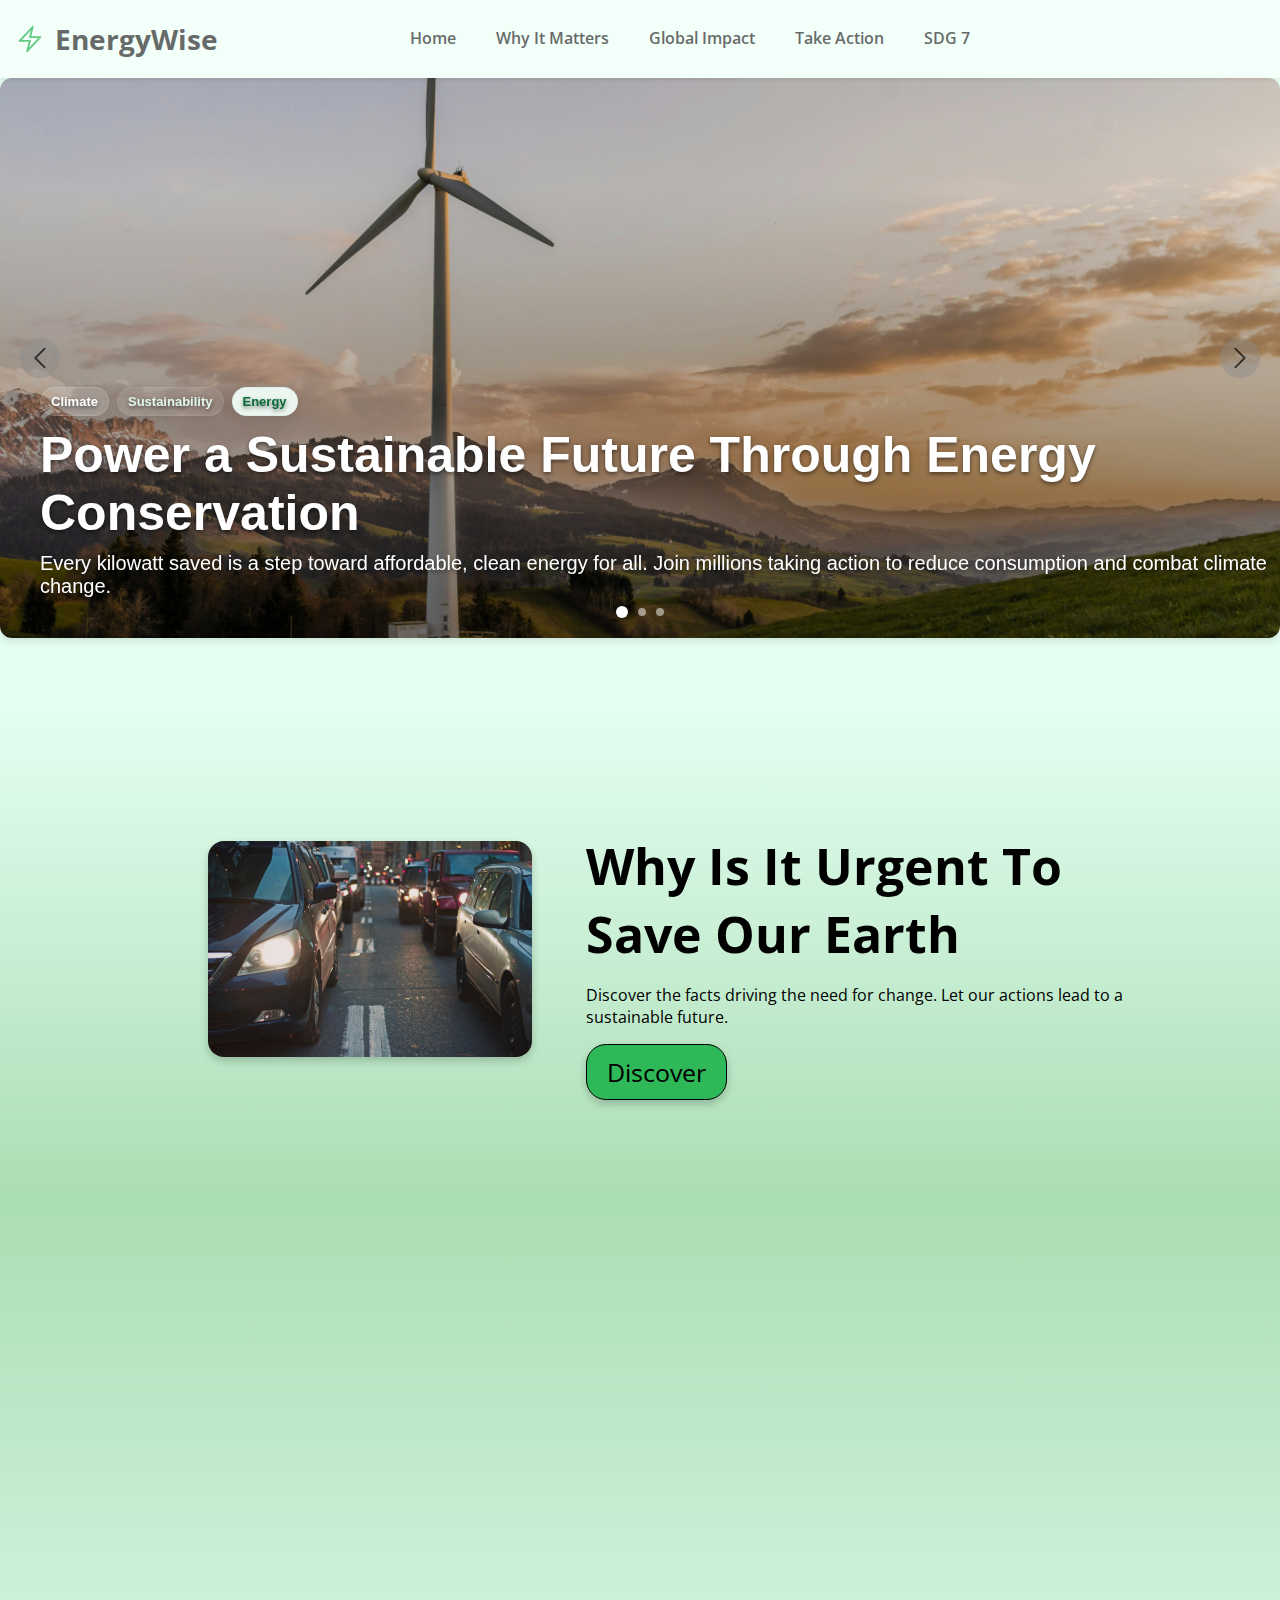
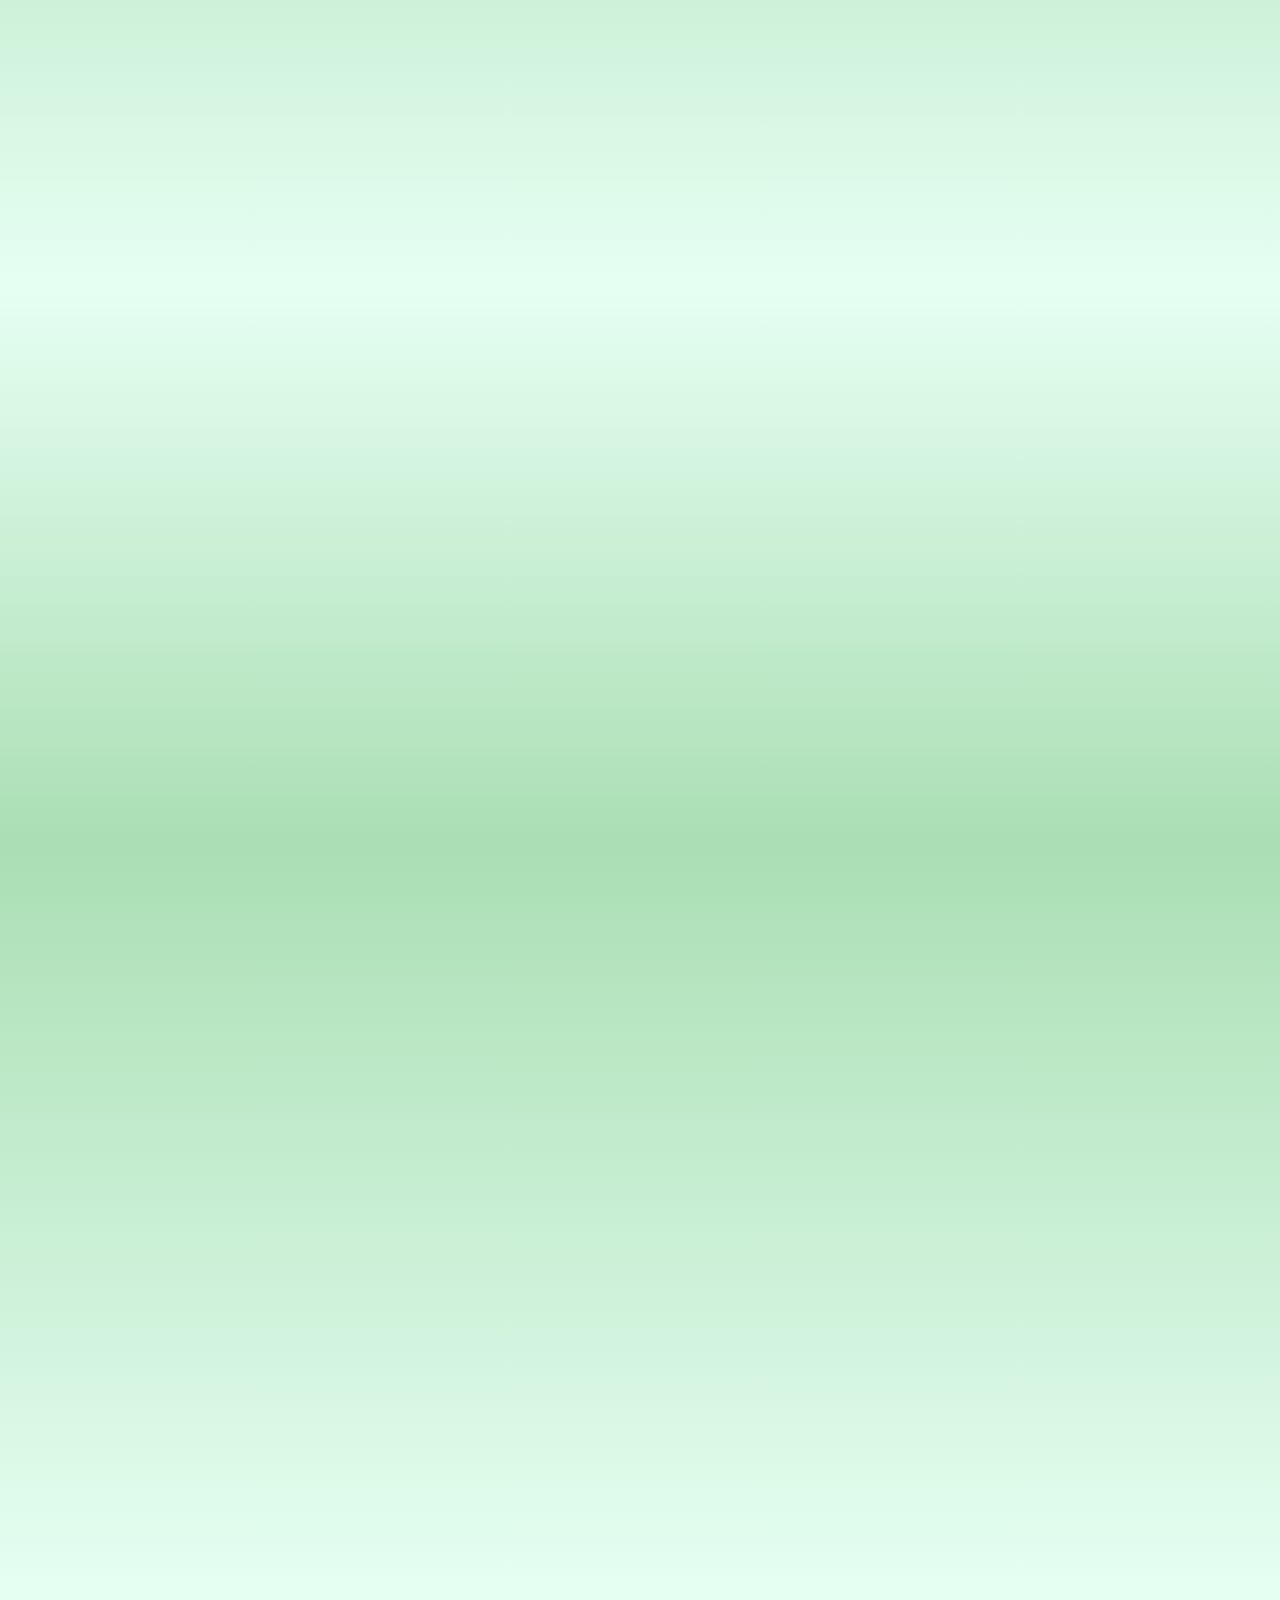
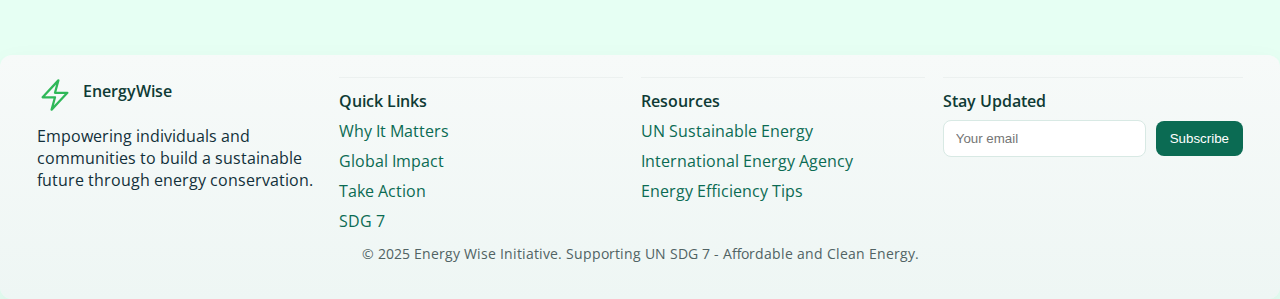
<file: index.html>
<!DOCTYPE html>
<html lang="en">
    <head>
        <meta charset="UTF-8">
        <meta name="viewport" content="width=device-width, initial-scale=1.0">
        <title>EnergyWise</title>
        <!-- Preload the main hero image to avoid layout shift on load -->
        <link rel="preload" as="image" href="images/hero-windmill.jpg">
        <link rel="stylesheet" href="css/main.css">
        <link rel="stylesheet" href="css/index.css">
        <link href="https://fonts.googleapis.com/css2?family=Open+Sans:wght@400;600;700&display=swap" rel="stylesheet">

    </head>
    <body>
        <nav class="navbar">
            <div class="container">
                <div class="title">
                    <a href="index.html">
                        <svg class="title-icon" xmlns="http://www.w3.org/2000/svg" fill="none" viewBox="0 0 24 24" stroke-width="1.5" stroke="currentColor" class="size-6">
                            <path stroke-linecap="round" stroke-linejoin="round" d="m3.75 13.5 10.5-11.25L12 10.5h8.25L9.75 21.75 12 13.5H3.75Z" />
                        </svg>
                        <h1>EnergyWise</h1></a>
                </div> 

                <div class="main-menu">
                    <ul>
                        <li><a href="index.html">Home<div class="animated-line"></div>  </a></li>
                        <li><a href="importance.html">Why It Matters<div class="animated-line"></div></a></li>
                        <li><a href="impact.html">Global Impact<div class="animated-line"></div></a></li>
                        <li><a href="action.html">Take Action<div class="animated-line"></div></a></li>
                        <li><a href="sdg.html">SDG 7<div class="animated-line"></div></a></li>
                    </ul>
                </div> 
            </div>
        </nav>

        <section class="hero">
            <div class="container">
                <div class="slider">
                    <div class="slide active">
                        <img src="images/hero-windmill.jpg" alt="">
                        <div class="slide-content">  
                            <div class="slide-tags" aria-hidden="false">
                                <span class="tag">Climate</span>
                                <span class="tag tag--soft">Sustainability</span>
                                <span class="tag tag--accent">Energy</span>
                            </div>
                            <h1 class="title">Power a Sustainable Future Through Energy Conservation</h1>  
                            <p>Every kilowatt saved is a step toward affordable, clean energy for all. Join millions taking action to reduce consumption and combat climate change.</p>                       
                        </div>
                    </div>
                    
                    <div class="slide">
                        <img src="images/hero-lightbulb.jpg" alt="">
                        <div class="slide-content">   
                            <div class="slide-tags" aria-hidden="false">
                                <span class="tag">Tips</span>
                                <span class="tag tag--soft">Efficiency</span>
                                <span class="tag tag--accent">Behavior</span>
                            </div>
                            <h1 class="title">Take Actions Today</h1>  
                            <p>Simple steps can create a sustainable future.</p>                       
                        </div>
                    </div>

                    <div class="slide">
                        <img src="images/hero-solarpanel.jpg" alt="">
                        <div class="slide-content">   
                            <div class="slide-tags" aria-hidden="false">
                                <span class="tag">Community</span>
                                <span class="tag tag--soft">Access</span>
                                <span class="tag tag--accent">Impact</span>
                            </div>
                            <h1 class="title">Community Actions That Multiply Impact</h1>
                            <p>Local energy-saving choices — from efficient appliances to neighborhood retrofit programs — reduce demand, lower costs, and free resources to expand clean energy access where it's needed most.</p>
                        </div>
                    </div>
                </div>

                <div class="slider-nav">
                </div>

                <div class="arrow prev">
                    <span class="arrow-icon">
                        <svg xmlns="http://www.w3.org/2000/svg" fill="none" viewBox="0 0 24 24" stroke-width="1.5" stroke="currentColor" class="size-6">
                            <path stroke-linecap="round" stroke-linejoin="round" d="M15.75 19.5 8.25 12l7.5-7.5" />
                        </svg>
                    </span>
                </div>

                <div class="arrow next">
                    <span class="arrow-icon">
                        <svg xmlns="http://www.w3.org/2000/svg" fill="none" viewBox="0 0 24 24" stroke-width="1.5" stroke="currentColor" class="size-6">
                            <path stroke-linecap="round" stroke-linejoin="round" d="m8.25 4.5 7.5 7.5-7.5 7.5" />
                        </svg>
                    </span>
                </div>
            </div>
        </section>

        <section class="main-content ">
            <div class="content">

                <div class="card default">
                    <div class="animated-element">
                        <img src="images/traffic.jpg" alt="carbon emmisions">
                        <div class="text">
                            <h1 class="topic">Why Is It Urgent To Save Our Earth</h1>
                            <p>Discover the facts driving the need for change. Let our actions lead to a sustainable future.</p>
                            <a href="importance.html"><div class="btn">Discover</div></a>
                        </div> 
                    </div> 
                </div>

                <div class="card reverse">
                    <div class="animated-element">
                        <div class="text">
                            <div class="iconbox">
                                <svg xmlns="http://www.w3.org/2000/svg" fill="none" viewBox="0 0 24 24" stroke-width="1.5" stroke="currentColor" class="size-6">
                                    <path stroke-linecap="round" stroke-linejoin="round" d="M12 18v-5.25m0 0a6.01 6.01 0 0 0 1.5-.189m-1.5.189a6.01 6.01 0 0 1-1.5-.189m3.75 7.478a12.06 12.06 0 0 1-4.5 0m3.75 2.383a14.406 14.406 0 0 1-3 0M14.25 18v-.192c0-.983.658-1.823 1.508-2.316a7.5 7.5 0 1 0-7.517 0c.85.493 1.509 1.333 1.509 2.316V18" />
                                </svg>
                            </div>
                            <h1 class="topic">Energy Saver Guide</h1>
                            <h2>Ready To Make A Difference?</h2>
                            <p>Discover practical actions you can take at home, work, and in your community to reduce energy consumption.</p>
                            <a href="action.html"><div class="btn">Explore</div></a>
                        </div> 
                        <img src="images/energysaving.jpg" alt="energy saving">
                    </div>
                        
                </div>

                 <div class="card default">
                    <div class="animated-element">
                        <img src="images/sdg7.png" alt="sdg7">
                        <div class="text">
                            <h1 class="topic">Aligned With UN SDG 7</h1>
                            <h2>Affordable & Clean Energy For All</h2>
                            <p>Learn how energy conservation supports global goals for sustainable development and universal evergy access.</p>
                            <a href="sdg.html"><div class="btn">Explore</div></a>
                        </div> 
                    </div>
                </div>

                <div class="card reverse">
                    <div class="animated-element">
                        <div class="text">
                            <h1 class="topic">See The Global Impact</h1>
                            <p>Energy conservation creates ripple effects across enviromental, economic, and social dimensions worldwide.</p>
                            <div><h1>$2.8T</h1><p>global savings anually</p></div>
                            <div><h1>40%</h1><p>CO₂ reduction potential by 2030</p></div>
                            <div><h1>30M</h1><p>green jobs created by 2030</p></div>
                            <a href="impact.html"><div class="btn">Learn</div></a>
                        </div> 
                        <img src="images/Global_energy_impact_63f38fd7.png" alt="global impact">
                    </div>
                </div>

            </div>
        </section>

        <aside class="aside">
                    <div class="container">
                        <div class="aside-block">
                            <div class="title">
                                <svg class="title-icon" xmlns="http://www.w3.org/2000/svg" fill="none" viewBox="0 0 24 24" stroke-width="1.5" stroke="currentColor" class="size-6">
                                    <path stroke-linecap="round" stroke-linejoin="round" d="m3.75 13.5 10.5-11.25L12 10.5h8.25L9.75 21.75 12 13.5H3.75Z" />
                                </svg>
                                <h4>EnergyWise</h4>
                            </div>
                            <div class="description">Empowering individuals and communities to build a sustainable future through energy conservation.</div>
                        </div>

                    <div class="aside-block">
                        <h4>Quick Links</h4>
                        <ul>
                            <li><a href="importance.html">Why It Matters</a></li>
                            <li><a href="impact.html">Global Impact</a></li>
                            <li><a href="action.html">Take Action</a></li>
                            <li><a href="sdg.html">SDG 7</a></li>
                        </ul>
                    </div>

                    <div class="aside-block">
                        <h4>Resources</h4>
                        <ul>
                            <li><a href="https://www.un.org/sustainabledevelopment/energy/">UN Sustainable Energy</a></li>
                            <li><a href="https://www.iea.org/">International Energy Agency</a></li>
                            <li><a href="https://www.energy.gov/energysaver">Energy Efficiency Tips</a></li>
                        </ul>
                    </div>

                    <div class="aside-block">
                        <h4>Stay Updated</h4>
                        <form class="subscribe-form">
                            <input type="email" placeholder="Your email" aria-label="Email address">
                            <button type="submit">Subscribe</button>
                        </form>
                    </div>
                    </div>
                    <p class="notice">© 2025 Energy Wise Initiative. Supporting UN SDG 7 - Affordable and Clean Energy.</p>
                </aside>


        <script src="javascript/main.js"></script>
    </body> 
</html>
</file>
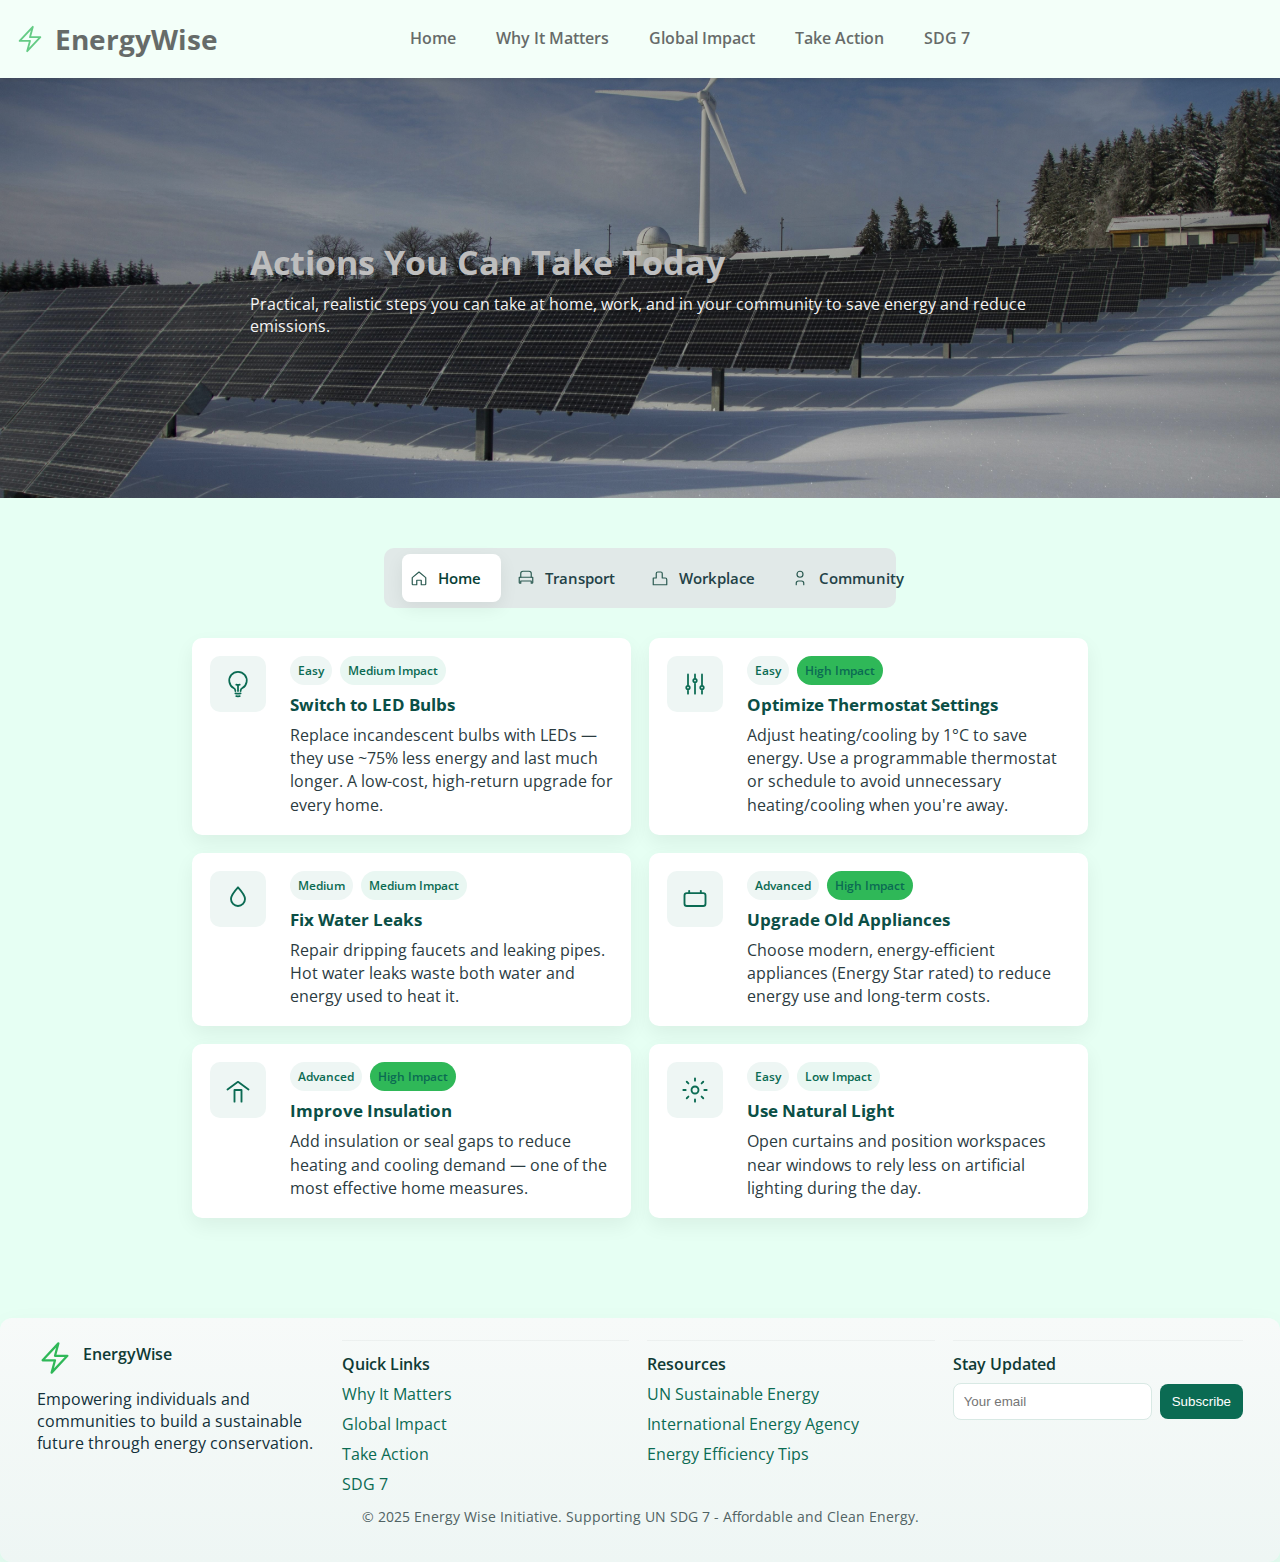
<file: action.html>
<!doctype html>
<html lang="en">
  <head>
    <meta charset="utf-8">
    <meta name="viewport" content="width=device-width,initial-scale=1">
    <title>Take Action — EnergyWise</title>
    <link rel="stylesheet" href="css/main.css">
    <link rel="stylesheet" href="css/action.css">
    <link href="https://fonts.googleapis.com/css2?family=Open+Sans:wght@400;600;700&display=swap" rel="stylesheet">
  </head>
  <body>
    <nav class="navbar">
            <div class="container">
                <div class="title">
                    <a href="index.html">
                        <svg class="title-icon" xmlns="http://www.w3.org/2000/svg" fill="none" viewBox="0 0 24 24" stroke-width="1.5" stroke="currentColor" class="size-6">
                            <path stroke-linecap="round" stroke-linejoin="round" d="m3.75 13.5 10.5-11.25L12 10.5h8.25L9.75 21.75 12 13.5H3.75Z" />
                        </svg>
                        <h1>EnergyWise</h1></a>
                </div> 

                <div class="main-menu">
                    <ul>
                        <li><a href="index.html">Home<div class="animated-line"></div>  </a></li>
                        <li><a href="importance.html">Why It Matters<div class="animated-line"></div></a></li>
                        <li><a href="impact.html">Global Impact<div class="animated-line"></div></a></li>
                        <li><a href="action.html">Take Action<div class="animated-line"></div></a></li>
                        <li><a href="sdg.html">SDG 7<div class="animated-line"></div></a></li>
                    </ul>
                </div> 
            </div>
        </nav>

    <header class="hero hero-action">
      <div class="container">
        <div class="hero-overlay">
          <h1>Actions You Can Take Today</h1>
          <p class="lead">Practical, realistic steps you can take at home, work, and in your community to save energy and reduce emissions.</p>
        </div>
      </div>
    </header>
    
      <!-- Category nav (Home / Transport / Workplace / Community) -->
      <nav class="category-nav" aria-label="Action categories">
        <ul class="category-list" role="tablist">
          <li class="category-item" role="tab" data-index="0">
            <span class="cat-icon" aria-hidden="true">
              <svg viewBox="0 0 24 24" width="18" height="18" fill="none" stroke="currentColor" stroke-width="1.6"><path d="M3 11.5L12 4l9 7.5V20a1 1 0 0 1-1 1h-5v-6H9v6H4a1 1 0 0 1-1-1V11.5z" stroke-linejoin="round" stroke-linecap="round"/></svg>
            </span>
            <span class="cat-label">Home</span>
          </li>
          <li class="category-item" role="tab" data-index="1">
            <span class="cat-icon" aria-hidden="true">
              <svg viewBox="0 0 24 24" width="18" height="18" fill="none" stroke="currentColor" stroke-width="1.6"><path d="M3 11h18v7a1 1 0 0 1-1 1h-1v-3H5v3H4a1 1 0 0 1-1-1v-7z" stroke-linejoin="round" stroke-linecap="round"/><path d="M5 11V6a3 3 0 0 1 3-3h8a3 3 0 0 1 3 3v5" stroke-linejoin="round" stroke-linecap="round"/></svg>
            </span>
            <span class="cat-label">Transport</span>
          </li>
          <li class="category-item" role="tab" data-index="2">
            <span class="cat-icon" aria-hidden="true">
              <svg viewBox="0 0 24 24" width="18" height="18" fill="none" stroke="currentColor" stroke-width="1.6"><path d="M3 21h18v-7a2 2 0 0 0-2-2h-4V6a2 2 0 0 0-2-2H9a2 2 0 0 0-2 2v6H3a0 0 0 0 0 0 0z" stroke-linejoin="round" stroke-linecap="round"/></svg>
            </span>
            <span class="cat-label">Workplace</span>
          </li>
          <li class="category-item" role="tab" data-index="3">
            <span class="cat-icon" aria-hidden="true">
              <svg viewBox="0 0 24 24" width="18" height="18" fill="none" stroke="currentColor" stroke-width="1.6"><path d="M17 21v-2a3 3 0 0 0-3-3H10a3 3 0 0 0-3 3v2" stroke-linejoin="round" stroke-linecap="round"/><circle cx="12" cy="7" r="4" stroke-linejoin="round" stroke-linecap="round"/></svg>
            </span>
            <span class="cat-label">Community</span>
          </li>
        </ul>
        <span class="category-selector" aria-hidden="true"></span>
      </nav>
    
      <section class="actions-list">
          
          <!-- Home Category  -->

          <!-- Card: LED bulbs -->
          <article class="action-card" data-categories="home">
            <!-- left icon: put an inline SVG or image here. Leave empty for placeholder. -->
            <div class="action-icon" aria-hidden="true">
              <svg xmlns="http://www.w3.org/2000/svg" fill="none" viewBox="0 0 24 24" stroke-width="1.5" stroke="currentColor" class="size-6">
                  <path stroke-linecap="round" stroke-linejoin="round" d="M12 18v-5.25m0 0a6.01 6.01 0 0 0 1.5-.189m-1.5.189a6.01 6.01 0 0 1-1.5-.189m3.75 7.478a12.06 12.06 0 0 1-4.5 0m3.75 2.383a14.406 14.406 0 0 1-3 0M14.25 18v-.192c0-.983.658-1.823 1.508-2.316a7.5 7.5 0 1 0-7.517 0c.85.493 1.509 1.333 1.509 2.316V18" />
              </svg>
            </div>
            <div class="action-body">
              <div class="tags"><span class="tag difficulty">Easy</span><span class="tag impact">Medium Impact</span></div>
              <h3>Switch to LED Bulbs</h3>
              <p>Replace incandescent bulbs with LEDs — they use ~75% less energy and last much longer. A low-cost, high-return upgrade for every home.</p>
            </div>
          </article>

          <!-- Card: Thermostat -->
          <article class="action-card" data-categories="home">
            <div class="action-icon" aria-hidden="true">
              <svg xmlns="http://www.w3.org/2000/svg" fill="none" viewBox="0 0 24 24" stroke-width="1.5" stroke="currentColor" class="size-6">
                <path stroke-linecap="round" stroke-linejoin="round" d="M6 13.5V3.75m0 9.75a1.5 1.5 0 0 1 0 3m0-3a1.5 1.5 0 0 0 0 3m0 3.75V16.5m12-3V3.75m0 9.75a1.5 1.5 0 0 1 0 3m0-3a1.5 1.5 0 0 0 0 3m0 3.75V16.5m-6-9V3.75m0 3.75a1.5 1.5 0 0 1 0 3m0-3a1.5 1.5 0 0 0 0 3m0 9.75V10.5" />
              </svg>
            </div>
            <div class="action-body">
              <div class="tags"><span class="tag difficulty">Easy</span><span class="tag impact high-impact">High Impact</span></div>
              <h3>Optimize Thermostat Settings</h3>
              <p>Adjust heating/cooling by 1°C to save energy. Use a programmable thermostat or schedule to avoid unnecessary heating/cooling when you're away.</p>
            </div>
          </article>

          <!-- Card: Fix leaks -->
          <article class="action-card" data-categories="home">
            <div class="action-icon" aria-hidden="true">
              <!-- droplet icon -->
              <svg viewBox="0 0 24 24" fill="none" stroke="currentColor" stroke-width="1.6" stroke-linecap="round" stroke-linejoin="round" aria-hidden="true">
                <path d="M12 2s6 6.5 6 10a6 6 0 0 1-12 0c0-3.5 6-10 6-10z" />
              </svg>
            </div>
            <div class="action-body">
              <div class="tags"><span class="tag difficulty">Medium</span><span class="tag impact">Medium Impact</span></div>
              <h3>Fix Water Leaks</h3>
              <p>Repair dripping faucets and leaking pipes. Hot water leaks waste both water and energy used to heat it.</p>
            </div>
          </article>

          <!-- Card: Upgrade appliances -->
          <article class="action-card" data-categories="home">
            <div class="action-icon" aria-hidden="true">
              <!-- appliance / plug icon -->
              <svg viewBox="0 0 24 24" fill="none" stroke="currentColor" stroke-width="1.6" stroke-linecap="round" stroke-linejoin="round" aria-hidden="true">
                <rect x="3" y="7" width="18" height="11" rx="2" />
                <path d="M7 7v-2" />
                <path d="M17 7v-2" />
              </svg>
            </div>
            <div class="action-body">
              <div class="tags"><span class="tag difficulty">Advanced</span><span class="tag impact high-impact">High Impact</span></div>
              <h3>Upgrade Old Appliances</h3>
              <p>Choose modern, energy-efficient appliances (Energy Star rated) to reduce energy use and long-term costs.</p>
            </div>
          </article>

          <!-- Card: Improve insulation -->
          <article class="action-card" data-categories="home">
            <div class="action-icon" aria-hidden="true">
              <!-- house / insulation icon -->
              <svg viewBox="0 0 24 24" fill="none" stroke="currentColor" stroke-width="1.6" stroke-linecap="round" stroke-linejoin="round" aria-hidden="true">
                <path d="M3 11.5L12 5l9 6.5" />
                <path d="M9 22V12h6v10" />
              </svg>
            </div>
            <div class="action-body">
              <div class="tags"><span class="tag difficulty">Advanced</span><span class="tag impact high-impact">High Impact</span></div>
              <h3>Improve Insulation</h3>
              <p>Add insulation or seal gaps to reduce heating and cooling demand — one of the most effective home measures.</p>
            </div>
          </article>

          <!-- Card: Natural light -->
          <article class="action-card" data-categories="workplace  home">
            <div class="action-icon" aria-hidden="true">
              <!-- sun / natural light icon -->
              <svg viewBox="0 0 24 24" fill="none" stroke="currentColor" stroke-width="1.6" stroke-linecap="round" stroke-linejoin="round" aria-hidden="true">
                <circle cx="12" cy="12" r="3" />
                <path d="M12 2v2" />
                <path d="M12 20v2" />
                <path d="M4.93 4.93l1.41 1.41" />
                <path d="M17.66 17.66l1.41 1.41" />
                <path d="M2 12h2" />
                <path d="M20 12h2" />
                <path d="M4.93 19.07l1.41-1.41" />
                <path d="M17.66 6.34l1.41-1.41" />
              </svg>
            </div>
            <div class="action-body">
              <div class="tags"><span class="tag difficulty">Easy</span><span class="tag impact">Low Impact</span></div>
              <h3>Use Natural Light</h3>
              <p>Open curtains and position workspaces near windows to rely less on artificial lighting during the day.</p>
            </div>
          </article>


          <!-- Transport Category  -->

          <!-- Card: Bike or walk short distance  -->
          <article class="action-card" data-categories="Transport">
            <div class="action-icon" aria-hidden="true">
              <!-- bike icon -->
              <svg viewBox="0 0 24 24" fill="none" stroke="currentColor" stroke-width="1.6" stroke-linecap="round" stroke-linejoin="round" aria-hidden="true">
                <circle cx="6" cy="17" r="3" />
                <circle cx="18" cy="17" r="3" />
                <path d="M6 17h4l3-6h3" />
                <path d="M15 11v2" />
              </svg>
            </div>
            <div class="action-body">
              <div class="tags"><span class="tag difficulty">Easy</span><span class="tag impact">Medium Impact</span></div>
              <h3>Bike Or Walk Sort Distance</h3>
              <p>For trips under 5km, active transport eliminates emissions and improves health.</p>
            </div>
          </article>

          <!-- Card: Use public transportation -->
          <article class="action-card" data-categories="Transport">
            <div class="action-icon" aria-hidden="true">
              <!-- clearer bus icon (front/side view with wheels) -->
              <svg viewBox="0 0 24 24" fill="none" stroke="currentColor" stroke-width="1.6" stroke-linecap="round" stroke-linejoin="round" aria-hidden="true">
                <rect x="2.5" y="4" width="19" height="10" rx="2" />
                <path d="M6 8h12" />
                <circle cx="7" cy="17" r="1.5" />
                <circle cx="17" cy="17" r="1.5" />
                <path d="M4.5 14v1.5" />
                <path d="M19.5 14v1.5" />
              </svg>
            </div>
            <div class="action-body">
              <div class="tags"><span class="tag difficulty">Easy</span><span class="tag impact high-impact">High Impact</span></div>
              <h3>Use Public Transportation</h3>
              <p>Buses and trains use 50% less energy per passenger than single-occupancy vehicles.</p>
            </div>
          </article>

          <!-- Card: Carpool or Rideshare -->
          <article class="action-card" data-categories="Transport">
            <div class="action-icon" aria-hidden="true">
              <!-- clearer car icon (side view with wheels) -->
              <svg viewBox="0 0 24 24" fill="none" stroke="currentColor" stroke-width="1.6" stroke-linecap="round" stroke-linejoin="round" aria-hidden="true">
                <path d="M3 13s1-4 4-4h10s3 0 4 4v3a1 1 0 0 1-1 1h-1.5" />
                <path d="M5.5 17h-1" />
                <circle cx="7.5" cy="17.5" r="1.5" />
                <circle cx="16.5" cy="17.5" r="1.5" />
                <path d="M14 9h-4v3h4V9z" />
              </svg>
            </div>
            <div class="action-body">
              <div class="tags"><span class="tag difficulty">Easy</span><span class="tag impact">Medium Impact</span></div>
              <h3>Carpool Or Rideshare</h3>
              <p>Sharing rides reduces per-person energy consumption and traffic congestion.</p>
            </div>
          </article>

          <!-- Card: Consider Electric Vehicles -->
          <article class="action-card" data-categories="Transport">
            <div class="action-icon" aria-hidden="true">
              <!-- lightning / EV icon -->
              <svg viewBox="0 0 24 24" fill="none" stroke="currentColor" stroke-width="1.6" stroke-linecap="round" stroke-linejoin="round" aria-hidden="true">
                <path d="M13 2L3 14h7l-1 8 10-12h-6l1-8z" />
              </svg>
            </div>
            <div class="action-body">
              <div class="tags"><span class="tag difficulty">Advanced</span><span class="tag impact high-impact">High Impact</span></div>
              <h3>Consider Electric Vehicles</h3>
              <p>EVs are 3-4 times more energy-efficient than conventional cars.</p>
            </div>
          </article>


          <!-- Workplace Category-->

          <!-- Card: Enable Power Management -->
          <article class="action-card" data-categories="Workplace">
            <div class="action-icon" aria-hidden="true">
              <!-- monitor / power icon -->
              <svg viewBox="0 0 24 24" fill="none" stroke="currentColor" stroke-width="1.6" stroke-linecap="round" stroke-linejoin="round" aria-hidden="true">
                <rect x="3" y="4" width="18" height="12" rx="2" />
                <path d="M8 21h8" />
              </svg>
            </div>
            <div class="action-body">
              <div class="tags"><span class="tag difficulty">Easy</span><span class="tag impact">Medium Impact</span></div>
              <h3>Enable Power Management</h3>
              <p>Configure computers to sleep or hibernate when inactive for 15 minutes.</p>
            </div>
          </article>

          <!-- Card: Print Double Sided -->
          <article class="action-card" data-categories="Workplace">
            <div class="action-icon" aria-hidden="true">
              <svg xmlns="http://www.w3.org/2000/svg" fill="none" viewBox="0 0 24 24" stroke-width="1.5" stroke="currentColor" class="size-6">
                <path stroke-linecap="round" stroke-linejoin="round" d="M6.72 13.829c-.24.03-.48.062-.72.096m.72-.096a42.415 42.415 0 0 1 10.56 0m-10.56 0L6.34 18m10.94-4.171c.24.03.48.062.72.096m-.72-.096L17.66 18m0 0 .229 2.523a1.125 1.125 0 0 1-1.12 1.227H7.231c-.662 0-1.18-.568-1.12-1.227L6.34 18m11.318 0h1.091A2.25 2.25 0 0 0 21 15.75V9.456c0-1.081-.768-2.015-1.837-2.175a48.055 48.055 0 0 0-1.913-.247M6.34 18H5.25A2.25 2.25 0 0 1 3 15.75V9.456c0-1.081.768-2.015 1.837-2.175a48.041 48.041 0 0 1 1.913-.247m10.5 0a48.536 48.536 0 0 0-10.5 0m10.5 0V3.375c0-.621-.504-1.125-1.125-1.125h-8.25c-.621 0-1.125.504-1.125 1.125v3.659M18 10.5h.008v.008H18V10.5Zm-3 0h.008v.008H15V10.5Z" />
              </svg>
            </div>
            <div class="action-body">
              <div class="tags"><span class="tag difficulty">Easy</span><span class="tag impact">Low Impact</span></div>
              <h3>Print Double-Sided</h3>
              <p>Reduce paper use by 50% and save energy in paper production and printing.</p>
            </div>
          </article>

          <!-- Card: Unplug Unused Equipment -->
          <article class="action-card" data-categories="Workplace">
            <div class="action-icon" aria-hidden="true">
              <svg xmlns="http://www.w3.org/2000/svg" fill="none" viewBox="0 0 24 24" stroke-width="1.5" stroke="currentColor" class="size-6">
                <path stroke-linecap="round" stroke-linejoin="round" d="M9 17.25v1.007a3 3 0 0 1-.879 2.122L7.5 21h9l-.621-.621A3 3 0 0 1 15 18.257V17.25m6-12V15a2.25 2.25 0 0 1-2.25 2.25H5.25A2.25 2.25 0 0 1 3 15V5.25m18 0A2.25 2.25 0 0 0 18.75 3H5.25A2.25 2.25 0 0 0 3 5.25m18 0V12a2.25 2.25 0 0 1-2.25 2.25H5.25A2.25 2.25 0 0 1 3 12V5.25" />
              </svg>
            </div>
            <div class="action-body">
              <div class="tags"><span class="tag difficulty">Easy</span><span class="tag impact">Medium Impact</span></div>
              <h3>Unplug Unused Equipment</h3>
              <p>Phantom power from idle devices accounts for 5-10% of office energy use.</p>
            </div>
          </article>

          <!-- Card: Promote Remote Work -->
          <article class="action-card" data-categories="Workplace">
            <div class="action-icon" aria-hidden="true">
              <!-- group / remote icon -->
              <svg viewBox="0 0 24 24" fill="none" stroke="currentColor" stroke-width="1.6" stroke-linecap="round" stroke-linejoin="round" aria-hidden="true">
                <circle cx="12" cy="8" r="2" />
                <path d="M4 20v-1a4 4 0 0 1 4-4h8a4 4 0 0 1 4 4v1" />
              </svg>
            </div>
            <div class="action-body">
              <div class="tags"><span class="tag difficulty">Medium</span><span class="tag impact high-impact">High Impact</span></div>
              <h3>Promote Remote Work</h3>
              <p>Remote work reduces commute emissions and office energy consumption.</p>
            </div>
          </article>


          <!-- Community Category -->

          <!-- Card: Organize Energy Workshops -->
          <article class="action-card" data-categories="Community">
            <div class="action-icon" aria-hidden="true">
              <!-- workshop icon -->
              <svg viewBox="0 0 24 24" fill="none" stroke="currentColor" stroke-width="1.6" stroke-linecap="round" stroke-linejoin="round" aria-hidden="true">
                <path d="M3 11l9-6 9 6" />
                <path d="M5 11v7a2 2 0 0 0 2 2h10a2 2 0 0 0 2-2v-7" />
              </svg>
            </div>
            <div class="action-body">
              <div class="tags"><span class="tag difficulty">Medium</span><span class="tag impact high-impact">High Impact</span></div>
              <h3>Organize Energy Workshops</h3>
              <p>Educate neighbors about energy-saving techniques and multiply impact.</p>
            </div>
          </article>

          <!-- Card: Start Comunity Solar -->
          <article class="action-card" data-categories="Community">
            <div class="action-icon" aria-hidden="true">
              <!-- solar panel icon -->
              <svg viewBox="0 0 24 24" fill="none" stroke="currentColor" stroke-width="1.6" stroke-linecap="round" stroke-linejoin="round" aria-hidden="true">
                <rect x="3" y="7" width="18" height="10" rx="1" />
                <path d="M3 17l3-6 3 6 3-6 3 6 3-6 3 6" />
              </svg>
            </div>
            <div class="action-body">
              <div class="tags"><span class="tag difficulty">Advanced</span><span class="tag impact high-impact">High Impact</span></div>
              <h3>Start Community Solar</h3>
              <p>Pool resources for shared renewable energy installations.</p>
            </div>
          </article>

          <!-- Card: Support Green Building Codes -->
          <article class="action-card" data-categories="Community">
            <div class="action-icon" aria-hidden="true">
              <svg xmlns="http://www.w3.org/2000/svg" fill="none" viewBox="0 0 24 24" stroke-width="1.5" stroke="currentColor" class="size-6">
                <path stroke-linecap="round" stroke-linejoin="round" d="M2.25 21h19.5m-18-18v18m10.5-18v18m6-13.5V21M6.75 6.75h.75m-.75 3h.75m-.75 3h.75m3-6h.75m-.75 3h.75m-.75 3h.75M6.75 21v-3.375c0-.621.504-1.125 1.125-1.125h2.25c.621 0 1.125.504 1.125 1.125V21M3 3h12m-.75 4.5H21m-3.75 3.75h.008v.008h-.008v-.008Zm0 3h.008v.008h-.008v-.008Zm0 3h.008v.008h-.008v-.008Z" />
              </svg>
            </div>
            <div class="action-body">
              <div class="tags"><span class="tag difficulty">Medium</span><span class="tag impact high-impact">High Impact</span></div>
              <h3>Support Green Building Codes</h3>
              <p>Encourage local policies requiring energy-efficient construction.</p>
            </div>
          </article>  

          <!-- Card: Plant Trees Strategically -->
          <article class="action-card" data-categories="Community">
            <div class="action-icon" aria-hidden="true">
              <!-- tree icon -->
              <svg viewBox="0 0 24 24" fill="none" stroke="currentColor" stroke-width="1.6" stroke-linecap="round" stroke-linejoin="round" aria-hidden="true">
                <path d="M12 2s4 3 4 5-1 3-4 3-4-1-4-3 4-5 4-5z" />
                <path d="M12 10v10" />
              </svg>
            </div>
            <div class="action-body">
              <div class="tags"><span class="tag difficulty">Medium</span><span class="tag impact">Medium Impact</span></div>
              <h3>Plant Trees Strategically</h3>
              <p>Shade trees reduce cooling needs by up to 25% for nearby buildings.</p>
            </div>
          </article>  
        </section>

        <aside class="aside">
                    <div class="container">
                    <div class="aside-block">
                      <div class="title">
                        <svg class="title-icon" xmlns="http://www.w3.org/2000/svg" fill="none" viewBox="0 0 24 24" stroke-width="1.5" stroke="currentColor" class="size-6">
                            <path stroke-linecap="round" stroke-linejoin="round" d="m3.75 13.5 10.5-11.25L12 10.5h8.25L9.75 21.75 12 13.5H3.75Z" />
                        </svg>
                        <h4>EnergyWise</h4>
                      </div>
                      <div class="description">Empowering individuals and communities to build a sustainable future through energy conservation.</div>
                    </div>

                    <div class="aside-block">
                        <h4>Quick Links</h4>
                        <ul>
                            <li><a href="importance.html">Why It Matters</a></li>
                            <li><a href="impact.html">Global Impact</a></li>
                            <li><a href="action.html">Take Action</a></li>
                            <li><a href="sdg.html">SDG 7</a></li>
                        </ul>
                    </div>

                    <div class="aside-block">
                        <h4>Resources</h4>
                        <ul>
                            <li><a href="https://www.un.org/sustainabledevelopment/energy/">UN Sustainable Energy</a></li>
                            <li><a href="https://www.iea.org/">International Energy Agency</a></li>
                            <li><a href="https://www.energy.gov/energysaver">Energy Efficiency Tips</a></li>
                        </ul>
                    </div>

                    <div class="aside-block">
                        <h4>Stay Updated</h4>
                        <form class="subscribe-form">
                            <input type="email" placeholder="Your email" aria-label="Email address">
                            <button type="submit">Subscribe</button>
                        </form>
                    </div>
                    </div>
                    <p class="notice">© 2025 Energy Wise Initiative. Supporting UN SDG 7 - Affordable and Clean Energy.</p>
                </aside>

    <script>
    /**
     * Category navigation + filtering logic (non-animated selector)
     * - Clicking a category immediately moves the selector (no animation)
     * - Current category stored in URL hash (e.g. #home)
     * - Action cards are filtered based on the `data-categories` attribute
     *
     * Designer notes:
     * - Add cards with `data-categories="home transport"` etc.
     * - Valid keys: 'home', 'transport', 'workplace', 'community'.
     */
    (function(){
      const nav = document.querySelector('.category-nav');
      if(!nav) return;
      const list = nav.querySelector('.category-list');
      const items = Array.from(nav.querySelectorAll('.category-item'));
      const selector = nav.querySelector('.category-selector');
      const cards = Array.from(document.querySelectorAll('.action-card'));

      const keys = ['home','transport','workplace','community'];

      function filterCards(key){
        cards.forEach(card=>{
          const raw = card.getAttribute('data-categories') || '';
          const tokens = raw.split(/\s+/).filter(Boolean).map(t=>t.toLowerCase());
          const show = tokens.length === 0 ? true : tokens.includes(key);
          card.style.display = show ? '' : 'none';
        });
      }

      function setAriaSelected(index){
        items.forEach((it, i)=> it.setAttribute('aria-selected', i===index ? 'true' : 'false'));
      }

      // Move selector immediately without transition
      function updateSelector(index){
        const item = items[index];
        if(!item) return;
        const navRect = list.getBoundingClientRect();
        const itRect = item.getBoundingClientRect();
        const left = itRect.left - navRect.left + list.scrollLeft + 6;
        const width = itRect.width;
        // disable any transition so it jumps instantly
        selector.style.transition = 'none';
        selector.style.transform = `translateX(${left}px)`;
        selector.style.width = width + 'px';
        items.forEach(i=>i.classList.toggle('is-active', i===item));
        setAriaSelected(index);
        const key = keys[index] || keys[0];
        filterCards(key);
        const newHash = `#${key}`;
        if(location.hash !== newHash) history.replaceState(null, '', newHash);
      }

      function indexForHash(){
        const h = (location.hash || '').replace('#','').toLowerCase();
        const idx = keys.indexOf(h);
        return idx >= 0 ? idx : 0;
      }

      let activeIndex = indexForHash();
      updateSelector(activeIndex);

      items.forEach((it, idx)=> it.addEventListener('click', ()=>{ activeIndex = idx; updateSelector(activeIndex); }));

      window.addEventListener('hashchange', ()=>{ activeIndex = indexForHash(); updateSelector(activeIndex); });
      window.addEventListener('resize', ()=> updateSelector(activeIndex));
    })();
    </script>
  </body>
</html>
</file>
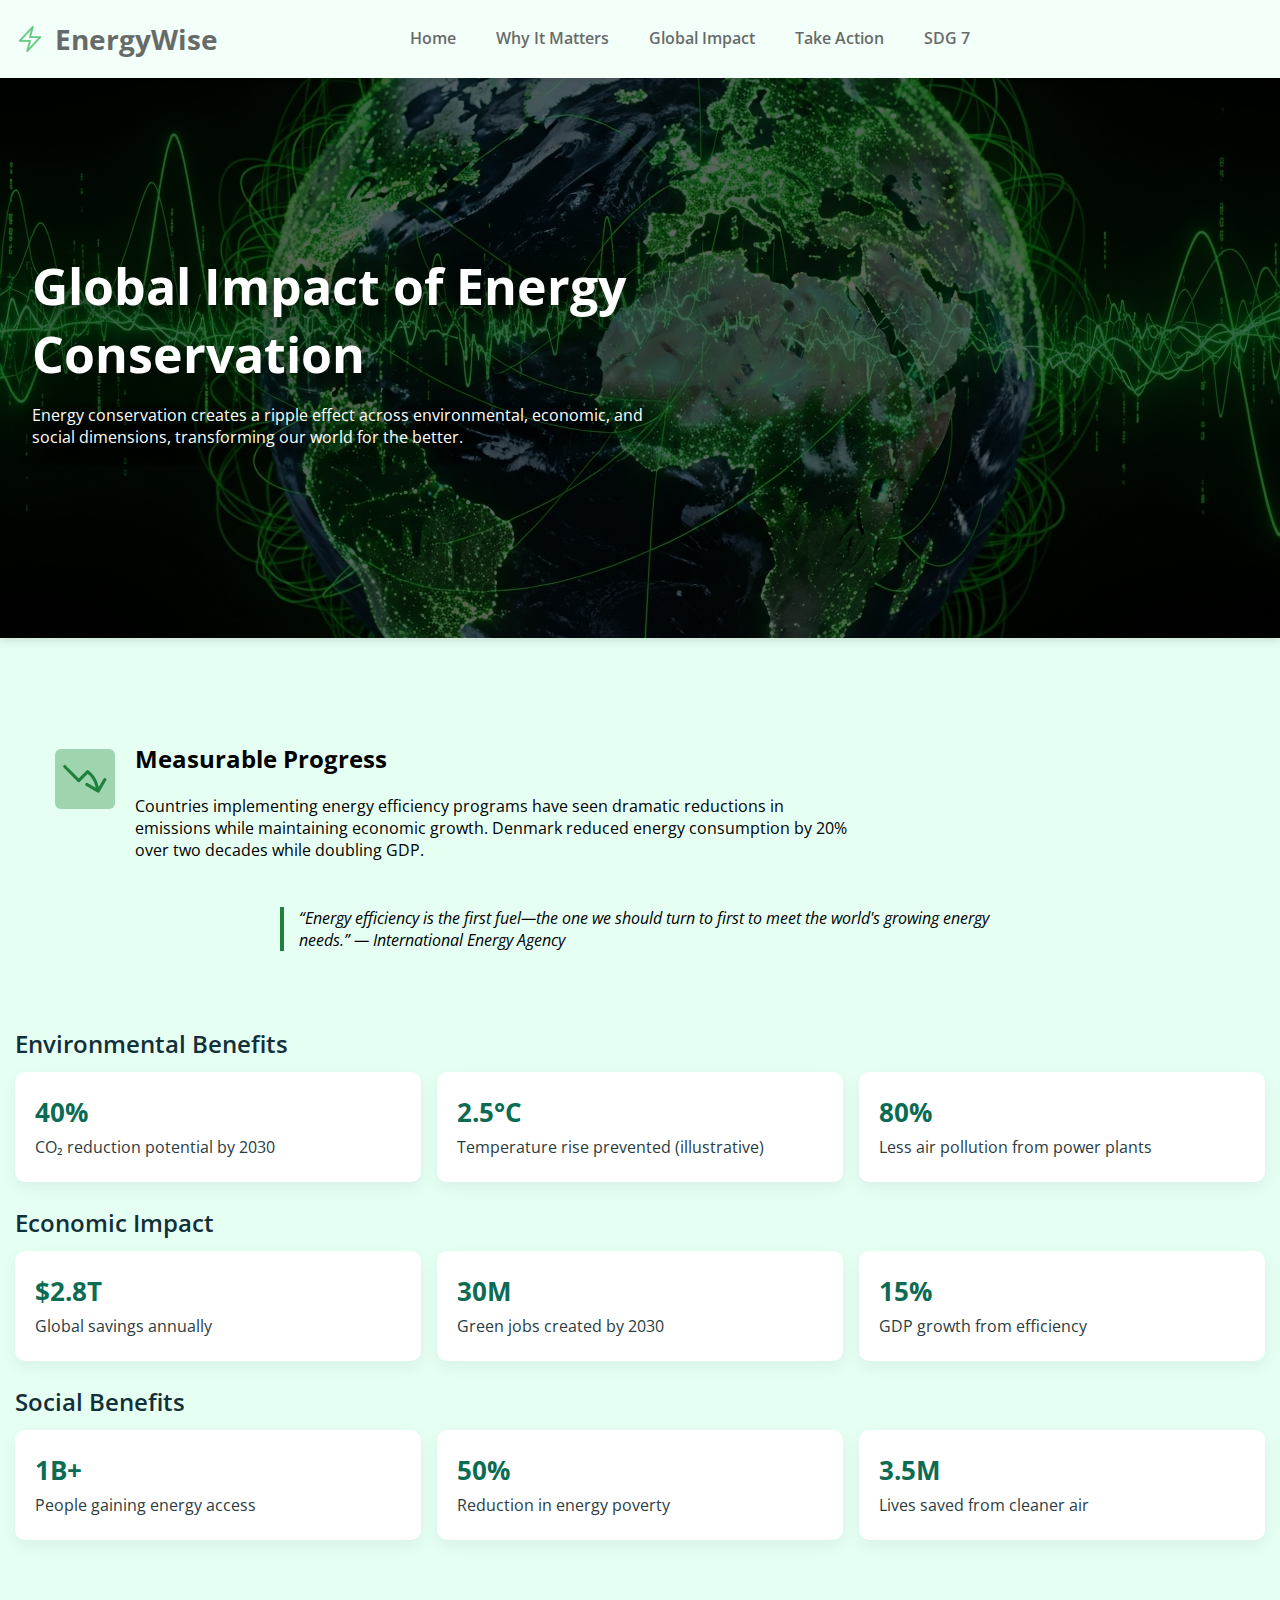
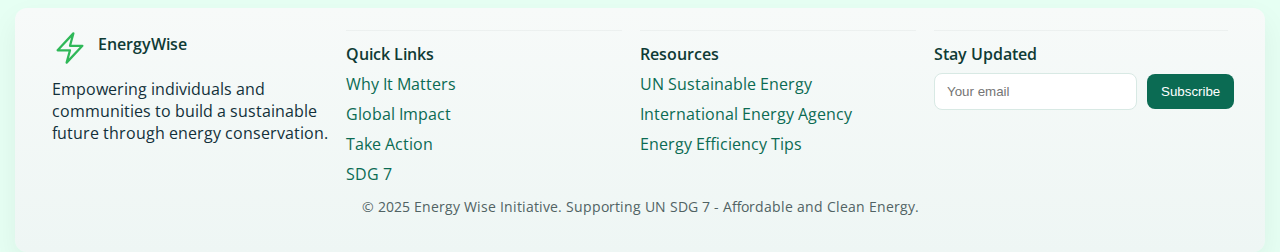
<file: impact.html>
<!DOCTYPE html>
<html lang="en">
    <head>
        <meta charset="UTF-8">
        <meta name="viewport" content="width=device-width, initial-scale=1.0">
        <title>Global Impact-EnergyWise</title>
        <link rel="stylesheet" href="css/main.css">
        <link rel="stylesheet" href="css/impact.css">
        <link href="https://fonts.googleapis.com/css2?family=Open+Sans:wght@400;600;700&display=swap" rel="stylesheet">

    </head>
    <body>
        <nav class="navbar">
            <div class="container">
                <div class="title">
                    <a href="index.html">
                        <svg class="title-icon" xmlns="http://www.w3.org/2000/svg" fill="none" viewBox="0 0 24 24" stroke-width="1.5" stroke="currentColor" class="size-6">
                            <path stroke-linecap="round" stroke-linejoin="round" d="m3.75 13.5 10.5-11.25L12 10.5h8.25L9.75 21.75 12 13.5H3.75Z" />
                        </svg>
                        <h1>EnergyWise</h1></a>
                </div> 

                <div class="main-menu">
                    <ul>
                        <li><a href="index.html">Home<div class="animated-line"></div>  </a></li>
                        <li><a href="importance.html">Why It Matters<div class="animated-line"></div></a></li>
                        <li><a href="impact.html">Global Impact<div class="animated-line"></div></a></li>
                        <li><a href="action.html">Take Action<div class="animated-line"></div></a></li>
                        <li><a href="sdg.html">SDG 7<div class="animated-line"></div></a></li>
                    </ul>
                </div> 
            </div>
        </nav>

        <section class="hero hero-impact" aria-label="Global Impact hero">
            <div class="container">
                <div class="hero-overlay">
                    <h1 class="hero-title">Global Impact of Energy Conservation</h1>
                    <p class="hero-sub">Energy conservation creates a ripple effect across environmental, economic, and social dimensions, transforming our world for the better.</p>
                </div>
            </div>
        </section>

        <main class="impact-main">
            <div class="container impact-container">
                <div class="impact-content">
                    <section class="metrics">
                        <div class="metrics-content">
                        <div class="iconbox">
                            <svg class="content-icon" xmlns="http://www.w3.org/2000/svg" fill="none" viewBox="0 0 24 24" stroke-width="1.5" stroke="currentColor" class="size-6">
                                <path stroke-linecap="round" stroke-linejoin="round" d="M2.25 6 9 12.75l4.286-4.286a11.948 11.948 0 0 1 4.306 6.43l.776 2.898m0 0 3.182-5.511m-3.182 5.51-5.511-3.181" />
                            </svg>
                        </div>

                        <div class="text">
                            <h2>Measurable Progress</h2>
                            <p>Countries implementing energy efficiency programs have seen dramatic reductions in emissions while maintaining economic growth. Denmark reduced energy consumption by 20% over two decades while doubling GDP.</p>
                        </div>
                        </div>
                        
                        <blockquote class="quote">“Energy efficiency is the first fuel—the one we should turn to first to meet the world's growing energy needs.” — International Energy Agency</blockquote>
                    </section>

                    <section class="impact-sections">
                        <h2>Environmental Benefits</h2>
                        <div class="stat-row">
                            <div class="stat">
                                <div class="stat-number">40%</div>
                                <div class="stat-label">CO₂ reduction potential by 2030</div>
                            </div>
                            <div class="stat">
                                <div class="stat-number">2.5°C</div>
                                <div class="stat-label">Temperature rise prevented (illustrative)</div>
                            </div>
                            <div class="stat">
                                <div class="stat-number">80%</div>
                                <div class="stat-label">Less air pollution from power plants</div>
                            </div>
                        </div>

                        <h2>Economic Impact</h2>
                        <div class="stat-row">
                            <div class="stat">
                                <div class="stat-number">$2.8T</div>
                                <div class="stat-label">Global savings annually</div>
                            </div>
                            <div class="stat">
                                <div class="stat-number">30M</div>
                                <div class="stat-label">Green jobs created by 2030</div>
                            </div>
                            <div class="stat">
                                <div class="stat-number">15%</div>
                                <div class="stat-label">GDP growth from efficiency</div>
                            </div>
                        </div>

                        <h2>Social Benefits</h2>
                        <div class="stat-row">
                            <div class="stat">
                                <div class="stat-number">1B+</div>
                                <div class="stat-label">People gaining energy access</div>
                            </div>
                            <div class="stat">
                                <div class="stat-number">50%</div>
                                <div class="stat-label">Reduction in energy poverty</div>
                            </div>
                            <div class="stat">
                                <div class="stat-number">3.5M</div>
                                <div class="stat-label">Lives saved from cleaner air</div>
                            </div>
                        </div>
                    </section>
                </div>

                <aside class="aside">
                    <div class="container">
                        <div class="aside-block">
                            <div class="title">
                                <svg class="title-icon" xmlns="http://www.w3.org/2000/svg" fill="none" viewBox="0 0 24 24" stroke-width="1.5" stroke="currentColor" class="size-6">
                                    <path stroke-linecap="round" stroke-linejoin="round" d="m3.75 13.5 10.5-11.25L12 10.5h8.25L9.75 21.75 12 13.5H3.75Z" />
                                </svg>
                                <h4>EnergyWise</h4>
                            </div>
                            <div class="description">Empowering individuals and communities to build a sustainable future through energy conservation.</div>
                        </div>

                    <div class="aside-block">
                        <h4>Quick Links</h4>
                        <ul>
                            <li><a href="importance.html">Why It Matters</a></li>
                            <li><a href="impact.html">Global Impact</a></li>
                            <li><a href="action.html">Take Action</a></li>
                            <li><a href="sdg.html">SDG 7</a></li>
                        </ul>
                    </div>

                    <div class="aside-block">
                        <h4>Resources</h4>
                        <ul>
                            <li><a href="https://www.un.org/sustainabledevelopment/energy/">UN Sustainable Energy</a></li>
                            <li><a href="https://www.iea.org/">International Energy Agency</a></li>
                            <li><a href="https://www.energy.gov/energysaver">Energy Efficiency Tips</a></li>
                        </ul>
                    </div>

                    <div class="aside-block">
                        <h4>Stay Updated</h4>
                        <form class="subscribe-form">
                            <input type="email" placeholder="Your email" aria-label="Email address">
                            <button type="submit">Subscribe</button>
                        </form>
                    </div>
                    </div>
                    <p class="notice">© 2025 Energy Wise Initiative. Supporting UN SDG 7 - Affordable and Clean Energy.</p>
                </aside>
            </div>
        </main>
        <script src="javascript/main.js"></script>
    </body>
</html>
</file>
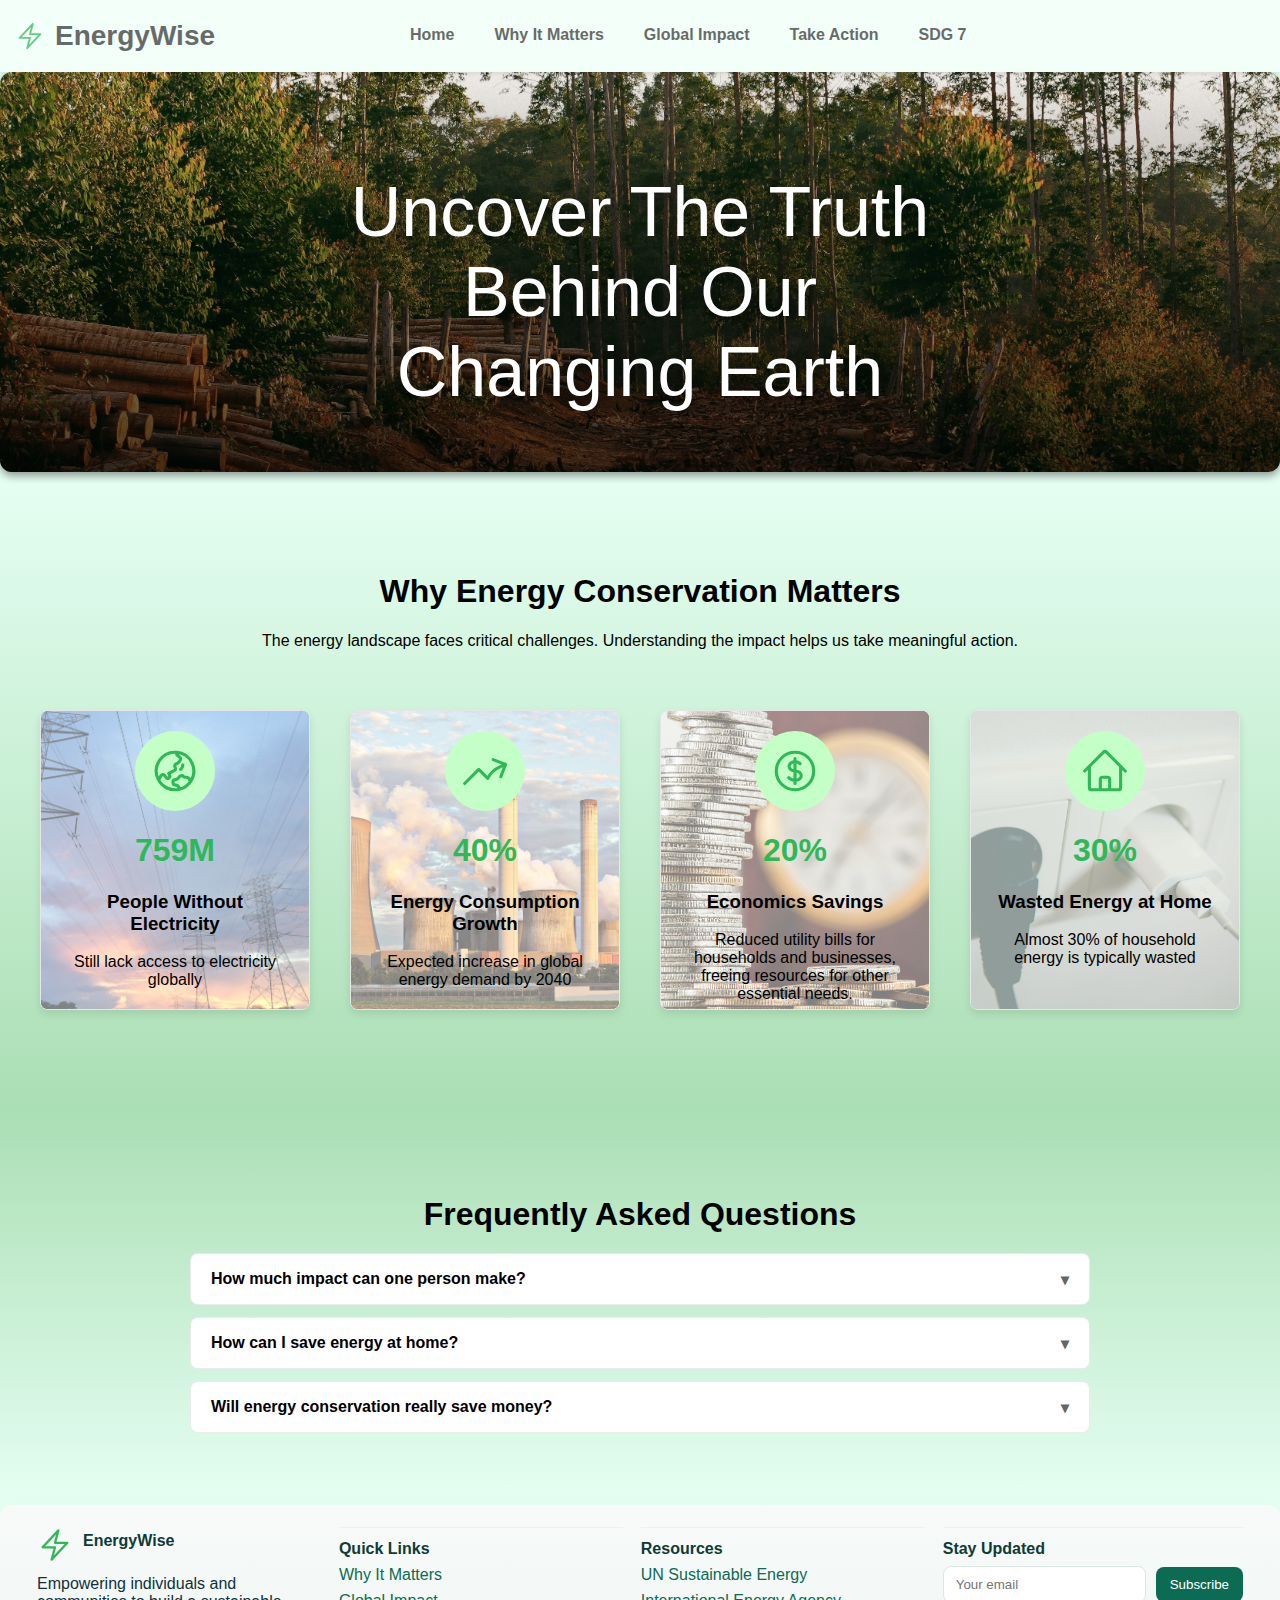
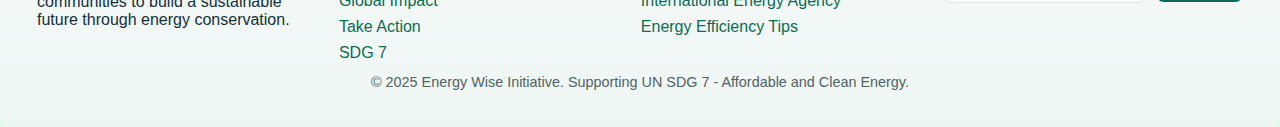
<file: importance.html>
<!DOCTYPE html>
<html lang="en">
    <head>
        <meta charset="UTF-8">
        <meta name="viewport" content="width=device-width, initial-scale=1.0">
        <title>Why It Matters - EnergyWise</title>
        <link rel="stylesheet" href="css/main.css">
        <link rel="stylesheet" href="css/importance.css">
        <link rel="preload" as="image" href="images/deforestation.jpg">

    </head>
    <body>
        <nav class="navbar">
            <div class="container">
                <div class="title">
                    <a href="index.html">
                        <svg class="title-icon" xmlns="http://www.w3.org/2000/svg" fill="none" viewBox="0 0 24 24" stroke-width="1.5" stroke="currentColor" class="size-6">
                            <path stroke-linecap="round" stroke-linejoin="round" d="m3.75 13.5 10.5-11.25L12 10.5h8.25L9.75 21.75 12 13.5H3.75Z" />
                        </svg>
                        <h1>EnergyWise</h1></a>
                </div> 

                <div class="main-menu">
                    <ul>
                        <li><a href="index.html">Home<div class="animated-line"></div>  </a></li>
                        <li><a href="importance.html">Why It Matters<div class="animated-line"></div></a></li>
                        <li><a href="impact.html">Global Impact<div class="animated-line"></div></a></li>
                        <li><a href="action.html">Take Action<div class="animated-line"></div></a></li>
                        <li><a href="sdg.html">SDG 7<div class="animated-line"></div></a></li>
                    </ul>
                </div> 
            </div>
        </nav>

        <section class="hero importance-hero">
            <div class="container">
                <div class="text">
                    <p>Uncover The Truth Behind Our Changing Earth</p>
                </div> 
            </div>
        </section>
        

        <section class="section-1">
            <div class="content">
                <div class="text">
                    <h1 class="section-title">Why Energy Conservation Matters</h1>
                    <p class="section-paragraph">The energy landscape faces critical challenges. Understanding the impact helps us take meaningful action.</p>
                </div>

                <div class="cards">
                    <div class="card" style ="background-image: url('images/electricity.jpg');">
                        <div class="iconbox">
                            <svg class="content-icon" xmlns="http://www.w3.org/2000/svg" fill="none" viewBox="0 0 24 24" stroke-width="1.5" stroke="currentColor" class="size-6">
                                <path stroke-linecap="round" stroke-linejoin="round" d="M12.75 3.03v.568c0 .334.148.65.405.864l1.068.89c.442.369.535 1.01.216 1.49l-.51.766a2.25 2.25 0 0 1-1.161.886l-.143.048a1.107 1.107 0 0 0-.57 1.664c.369.555.169 1.307-.427 1.605L9 13.125l.423 1.059a.956.956 0 0 1-1.652.928l-.679-.906a1.125 1.125 0 0 0-1.906.172L4.5 15.75l-.612.153M12.75 3.031a9 9 0 0 0-8.862 12.872M12.75 3.031a9 9 0 0 1 6.69 14.036m0 0-.177-.529A2.25 2.25 0 0 0 17.128 15H16.5l-.324-.324a1.453 1.453 0 0 0-2.328.377l-.036.073a1.586 1.586 0 0 1-.982.816l-.99.282c-.55.157-.894.702-.8 1.267l.073.438c.08.474.49.821.97.821.846 0 1.598.542 1.865 1.345l.215.643m5.276-3.67a9.012 9.012 0 0 1-5.276 3.67m0 0a9 9 0 0 1-10.275-4.835M15.75 9c0 .896-.393 1.7-1.016 2.25" />
                            </svg>
                        </div>
                        <h1>759M</h1>
                        <h3>People Without Electricity</h3>
                        <p>Still lack access to electricity globally</p>
                    </div>

                    <div class="card" style ="background-image: url('images/factory.jpg');">
                        <div class="iconbox">
                            <svg class="content-icon" xmlns="http://www.w3.org/2000/svg" fill="none" viewBox="0 0 24 24" stroke-width="1.5" stroke="currentColor" class="size-6">
                                <path stroke-linecap="round" stroke-linejoin="round" d="M2.25 18 9 11.25l4.306 4.306a11.95 11.95 0 0 1 5.814-5.518l2.74-1.22m0 0-5.94-2.281m5.94 2.28-2.28 5.941" />
                            </svg>
                        </div>
                        <h1>40%</h1>
                        <h3>Energy Consumption Growth</h3>
                        <p>Expected increase in global energy demand by 2040</p>
                    </div>

                    <div class="card" style ="background-image: url('images/money.jpg');">
                        <div class="iconbox">
                            <svg class="content-icon" xmlns="http://www.w3.org/2000/svg" fill="none" viewBox="0 0 24 24" stroke-width="1.5" stroke="currentColor" class="size-6">
                                <path stroke-linecap="round" stroke-linejoin="round" d="M12 6v12m-3-2.818.879.659c1.171.879 3.07.879 4.242 0 1.172-.879 1.172-2.303 0-3.182C13.536 12.219 12.768 12 12 12c-.725 0-1.45-.22-2.003-.659-1.106-.879-1.106-2.303 0-3.182s2.9-.879 4.006 0l.415.33M21 12a9 9 0 1 1-18 0 9 9 0 0 1 18 0Z" />
                            </svg>
                        </div>
                        <h1>20%</h1>
                        <h3>Economics Savings</h3>
                        <p>Reduced utility bills for households and businesses, freeing resources for other essential needs. </p>
                    </div>

                    <div class="card" style ="background-image: url('images/socket.jpg');">
                        <div class="iconbox">
                            <svg class="content-icon" xmlns="http://www.w3.org/2000/svg" fill="none" viewBox="0 0 24 24" stroke-width="1.5" stroke="currentColor" class="size-6">
                                <path stroke-linecap="round" stroke-linejoin="round" d="m2.25 12 8.954-8.955c.44-.439 1.152-.439 1.591 0L21.75 12M4.5 9.75v10.125c0 .621.504 1.125 1.125 1.125H9.75v-4.875c0-.621.504-1.125 1.125-1.125h2.25c.621 0 1.125.504 1.125 1.125V21h4.125c.621 0 1.125-.504 1.125-1.125V9.75M8.25 21h8.25" />
                            </svg>
                        </div>
                        <h1>30%</h1>
                        <h3>Wasted Energy at Home</h3>
                        <p>Almost 30% of household energy is typically wasted</p>
                    </div>
                </div>
            </div>
        </section>

        <!-- FAQ / Dropdown Questions -->
        <section class="faq-section">
            <div class="container">
                <h2 class="faq-title">Frequently Asked Questions</h2>

                <div class="faq-list">
                    <details class="faq-item">
                        <summary class="faq-question">How much impact can one person make?</summary>
                        <div class="faq-answer">
                            <p>While individual actions may seem small, collective impact is enormous. If every household replaced one traditional bulb with an LED, it would prevent 90 billion pounds of greenhouse gas emissions annually—equivalent to taking 8 million cars off the road.</p>
                        </div>
                    </details>

                    <details class="faq-item">
                        <summary class="faq-question">How can I save energy at home?</summary>
                        <div class="faq-answer">
                            <p>Simple actions like switching to LED bulbs, improving insulation, using energy-efficient appliances, and being mindful of heating/cooling settings can significantly reduce household energy use.</p>
                        </div>
                    </details>

                    <details class="faq-item">
                        <summary class="faq-question">Will energy conservation really save money?</summary>
                        <div class="faq-answer">
                            <p>Yes — reducing energy use lowers utility bills. Many efficiency upgrades also pay back over time through energy savings, and some may qualify for rebates or incentives.</p>
                        </div>
                    </details>
                </div>
            </div>
        </section>

        <aside class="aside">
                    <div class="container">
                        <div class="aside-block">
                            <div class="title">
                                <svg class="title-icon" xmlns="http://www.w3.org/2000/svg" fill="none" viewBox="0 0 24 24" stroke-width="1.5" stroke="currentColor" class="size-6">
                                    <path stroke-linecap="round" stroke-linejoin="round" d="m3.75 13.5 10.5-11.25L12 10.5h8.25L9.75 21.75 12 13.5H3.75Z" />
                                </svg>
                                <h4>EnergyWise</h4>
                            </div>
                            <div class="description">Empowering individuals and communities to build a sustainable future through energy conservation.</div>
                        </div>

                    <div class="aside-block">
                        <h4>Quick Links</h4>
                        <ul>
                            <li><a href="importance.html">Why It Matters</a></li>
                            <li><a href="impact.html">Global Impact</a></li>
                            <li><a href="action.html">Take Action</a></li>
                            <li><a href="sdg.html">SDG 7</a></li>
                        </ul>
                    </div>

                    <div class="aside-block">
                        <h4>Resources</h4>
                        <ul>
                            <li><a href="https://www.un.org/sustainabledevelopment/energy/">UN Sustainable Energy</a></li>
                            <li><a href="https://www.iea.org/">International Energy Agency</a></li>
                            <li><a href="https://www.energy.gov/energysaver">Energy Efficiency Tips</a></li>
                        </ul>
                    </div>

                    <div class="aside-block">
                        <h4>Stay Updated</h4>
                        <form class="subscribe-form">
                            <input type="email" placeholder="Your email" aria-label="Email address">
                            <button type="submit">Subscribe</button>
                        </form>
                    </div>
                    </div>
                    <p class="notice">© 2025 Energy Wise Initiative. Supporting UN SDG 7 - Affordable and Clean Energy.</p>
                </aside>
    </body>
</html>
</file>
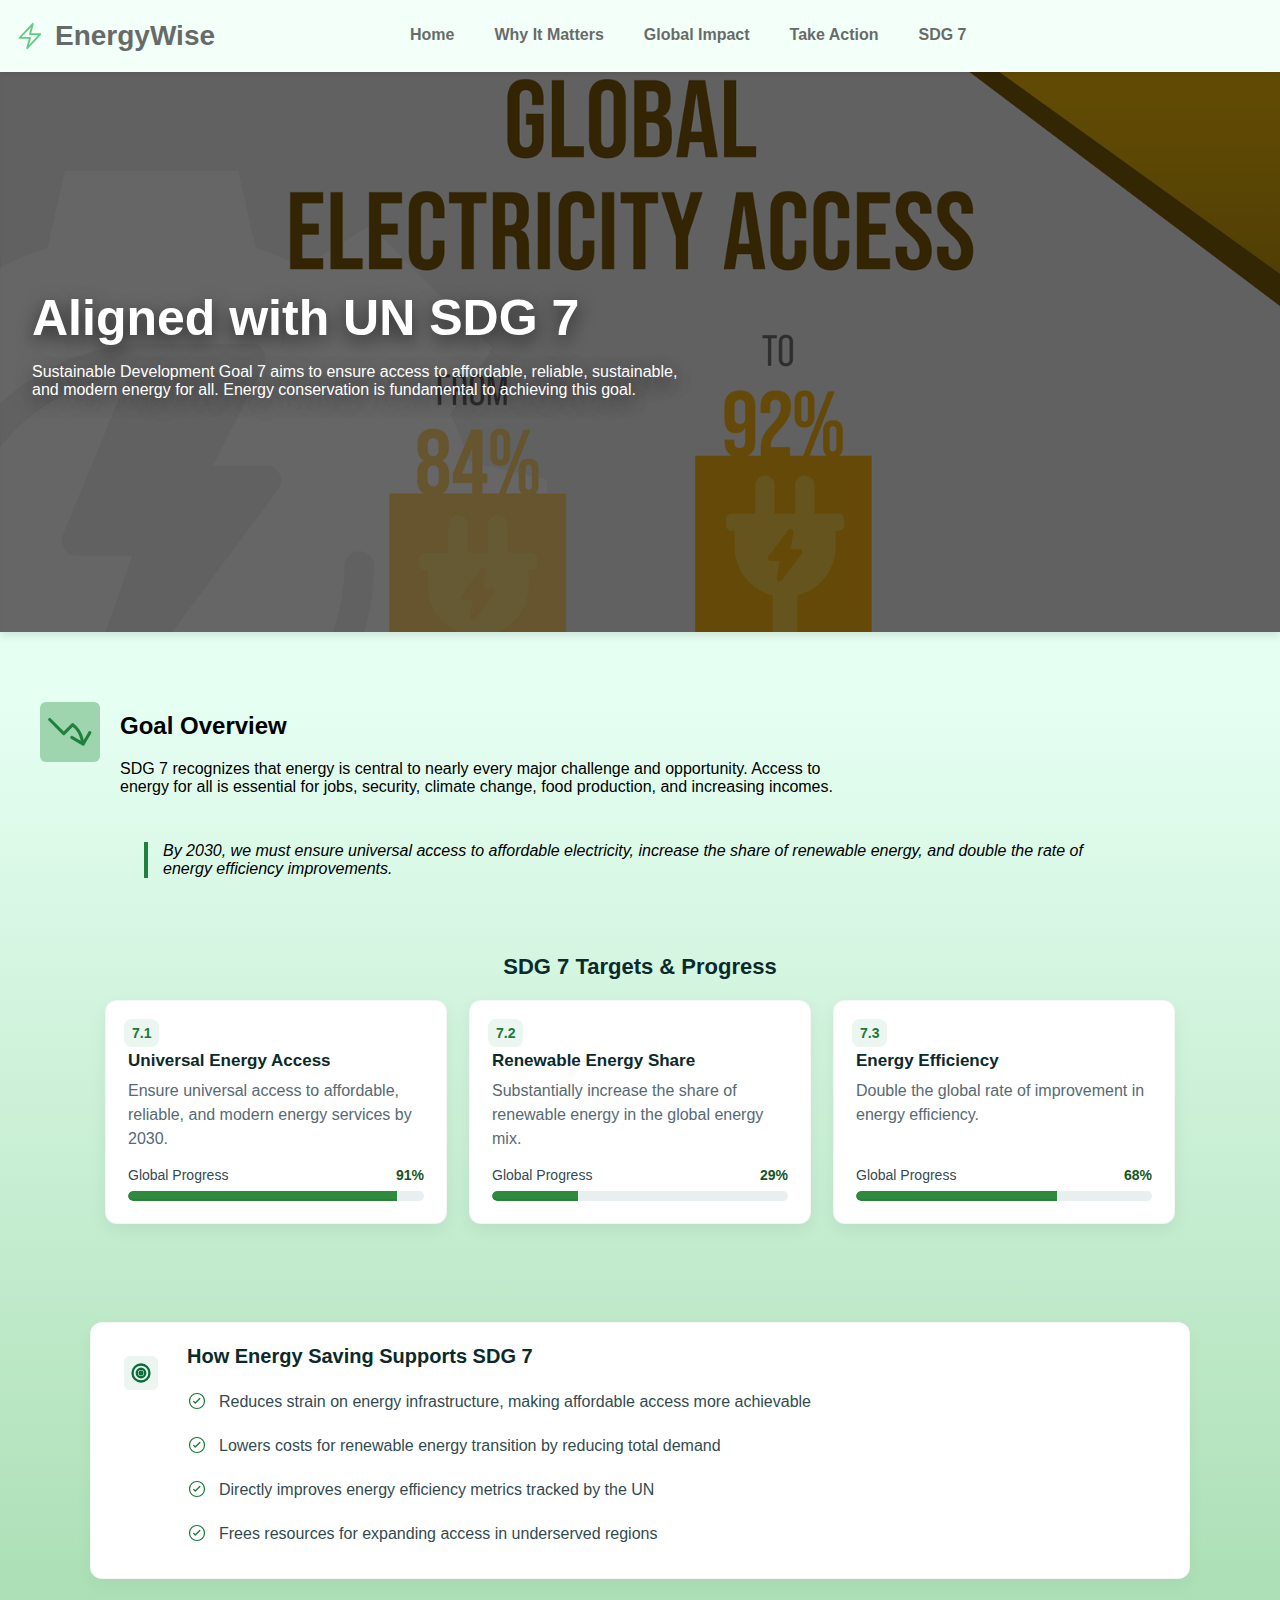
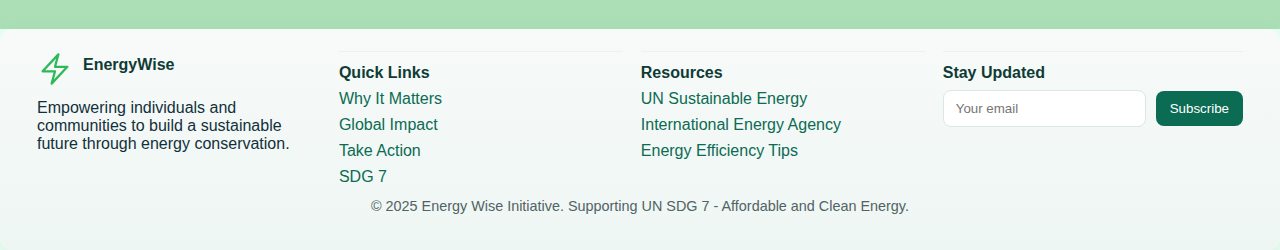
<file: sdg.html>
<!doctype html>
<html lang="en">
  <head>
    <meta charset="utf-8">
    <meta name="viewport" content="width=device-width,initial-scale=1">
    <title>SDG — EnergyWise</title>
    <link rel="stylesheet" href="css/main.css">
    <link rel="stylesheet" href="css/sdg.css">
  </head>
  <body>
    <nav class="navbar">
            <div class="container">
                <div class="title">
                    <a href="index.html">
                        <svg class="title-icon" xmlns="http://www.w3.org/2000/svg" fill="none" viewBox="0 0 24 24" stroke-width="1.5" stroke="currentColor" class="size-6">
                            <path stroke-linecap="round" stroke-linejoin="round" d="m3.75 13.5 10.5-11.25L12 10.5h8.25L9.75 21.75 12 13.5H3.75Z" />
                        </svg>
                        <h1>EnergyWise</h1></a>
                </div> 

                <div class="main-menu">
                    <ul>
                        <li><a href="index.html">Home<div class="animated-line"></div>  </a></li>
                        <li><a href="importance.html">Why It Matters<div class="animated-line"></div></a></li>
                        <li><a href="impact.html">Global Impact<div class="animated-line"></div></a></li>
                        <li><a href="action.html">Take Action<div class="animated-line"></div></a></li>
                        <li><a href="sdg.html">SDG 7<div class="animated-line"></div></a></li>
                    </ul>
                </div> 
            </div>
        </nav>  

    <section class="hero hero-sdg">
        <div class="container">
            <div class="hero-overlay">
                <h1 class="hero-title">Aligned with UN SDG 7</h1>
                <p class="hero-sub">Sustainable Development Goal 7 aims to ensure access to affordable, reliable, sustainable, and modern energy for all. Energy conservation is fundamental to achieving this goal.</p>
            </div>
        </div>
    </section>
    

    <section class="page-content">
        <!-- Goal Overview block (SDG 7 summary and callout) -->
        <section class="metrics">
            <div class="metrics-content">
                <div class="iconbox">
                    <svg class="content-icon" xmlns="http://www.w3.org/2000/svg" fill="none" viewBox="0 0 24 24" stroke-width="1.5" stroke="currentColor" class="size-6">
                        <path stroke-linecap="round" stroke-linejoin="round" d="M2.25 6 9 12.75l4.286-4.286a11.948 11.948 0 0 1 4.306 6.43l.776 2.898m0 0 3.182-5.511m-3.182 5.51-5.511-3.181" />
                    </svg>
                </div>

                <div class="text">
                    <h2>Goal Overview</h2>
                    <p>SDG 7 recognizes that energy is central to nearly every major challenge and opportunity. Access to energy for all is essential for jobs, security, climate change, food production, and increasing incomes.</p>
                </div>
            </div>
                        
            <blockquote class="quote">By 2030, we must ensure universal access to affordable electricity, increase the share of renewable energy, and double the rate of energy efficiency improvements.</blockquote>
        </section>

        <section class="targets">
            <div class="container">
                <h2 class="targets-title">SDG 7 Targets & Progress</h2>

                <div class="targets-grid">
                    <article class="target-card">
                        <div class="target-pill">7.1</div>
                        <h3 class="target-heading">Universal Energy Access</h3>
                        <p class="target-desc">Ensure universal access to affordable, reliable, and modern energy services by 2030.</p>

                        <div class="progress-meta">
                            <span class="progress-label">Global Progress</span>
                            <span class="progress-percent">91%</span>
                        </div>
                        <div class="progress-bar">
                            <div class="progress-fill" style="width:91%;"></div>
                        </div>
                    </article>

                    <article class="target-card">
                        <div class="target-pill">7.2</div>
                        <h3 class="target-heading">Renewable Energy Share</h3>
                        <p class="target-desc">Substantially increase the share of renewable energy in the global energy mix.</p>

                        <div class="progress-meta">
                            <span class="progress-label">Global Progress</span>
                            <span class="progress-percent">29%</span>
                        </div>
                        <div class="progress-bar">
                            <div class="progress-fill" style="width:29%;"></div>
                        </div>
                    </article>

                    <article class="target-card">
                        <div class="target-pill">7.3</div>
                        <h3 class="target-heading">Energy Efficiency</h3>
                        <p class="target-desc">Double the global rate of improvement in energy efficiency.</p>

                        <div class="progress-meta">
                            <span class="progress-label">Global Progress</span>
                            <span class="progress-percent">68%</span>
                        </div>
                        <div class="progress-bar">
                            <div class="progress-fill" style="width:68%;"></div>
                        </div>
                    </article>
                </div>
            </div>
        </section>

        <section class="how-content">

            <div class="container">
                <div class="how-card">
                    <div class="how-icon" aria-hidden="true">
                        <svg width="34" height="34" viewBox="0 0 24 24" fill="none" xmlns="http://www.w3.org/2000/svg">
                            <rect width="24" height="24" rx="4" fill="#eaf6ef" />
                            <g transform="translate(3,3)" stroke="#0b6b3a" stroke-width="1.6" fill="none" stroke-linecap="round" stroke-linejoin="round">
                                <circle cx="9" cy="9" r="6"></circle>
                                <circle cx="9" cy="9" r="3"></circle>
                                <circle cx="9" cy="9" r="1"></circle>
                            </g>
                        </svg>
                    </div>

                    <div class="how-body">
                        <h3>How Energy Saving Supports SDG 7</h3>
                        <ul class="how-list">
                            <li><svg class="check" width="18" height="18" viewBox="0 0 24 24" fill="none" xmlns="http://www.w3.org/2000/svg" aria-hidden="true"><circle cx="12" cy="12" r="10" stroke="#1b7a3a" stroke-width="1.6" fill="#fff"/><path d="M7.5 12.5l2.2 2.2 6-6" stroke="#1b7a3a" stroke-width="1.8" stroke-linecap="round" stroke-linejoin="round"/></svg>Reduces strain on energy infrastructure, making affordable access more achievable</li>
                            <li><svg class="check" width="18" height="18" viewBox="0 0 24 24" fill="none" xmlns="http://www.w3.org/2000/svg" aria-hidden="true"><circle cx="12" cy="12" r="10" stroke="#1b7a3a" stroke-width="1.6" fill="#fff"/><path d="M7.5 12.5l2.2 2.2 6-6" stroke="#1b7a3a" stroke-width="1.8" stroke-linecap="round" stroke-linejoin="round"/></svg>Lowers costs for renewable energy transition by reducing total demand</li>
                            <li><svg class="check" width="18" height="18" viewBox="0 0 24 24" fill="none" xmlns="http://www.w3.org/2000/svg" aria-hidden="true"><circle cx="12" cy="12" r="10" stroke="#1b7a3a" stroke-width="1.6" fill="#fff"/><path d="M7.5 12.5l2.2 2.2 6-6" stroke="#1b7a3a" stroke-width="1.8" stroke-linecap="round" stroke-linejoin="round"/></svg>Directly improves energy efficiency metrics tracked by the UN</li>
                            <li><svg class="check" width="18" height="18" viewBox="0 0 24 24" fill="none" xmlns="http://www.w3.org/2000/svg" aria-hidden="true"><circle cx="12" cy="12" r="10" stroke="#1b7a3a" stroke-width="1.6" fill="#fff"/><path d="M7.5 12.5l2.2 2.2 6-6" stroke="#1b7a3a" stroke-width="1.8" stroke-linecap="round" stroke-linejoin="round"/></svg>Frees resources for expanding access in underserved regions</li>
                        </ul>
                    </div>
                </div>
            </div>
        </section>
    </section>


        <aside class="aside">
            <div class="container">
                <div class="aside-block">
                    <div class="title">
                        <svg class="title-icon" xmlns="http://www.w3.org/2000/svg" fill="none" viewBox="0 0 24 24" stroke-width="1.5" stroke="currentColor" class="size-6">
                            <path stroke-linecap="round" stroke-linejoin="round" d="m3.75 13.5 10.5-11.25L12 10.5h8.25L9.75 21.75 12 13.5H3.75Z" />
                        </svg>
                        <h4>EnergyWise</h4>
                    </div>
                    <div class="description">Empowering individuals and communities to build a sustainable future through energy conservation.</div>
                </div>

                <div class="aside-block">
                    <h4>Quick Links</h4>
                    <ul>
                        <li><a href="importance.html">Why It Matters</a></li>
                        <li><a href="impact.html">Global Impact</a></li>
                        <li><a href="action.html">Take Action</a></li>
                        <li><a href="sdg.html">SDG 7</a></li>
                    </ul>
                </div>

                <div class="aside-block">
                    <h4>Resources</h4>
                    <ul>
                        <li><a href="https://www.un.org/sustainabledevelopment/energy/">UN Sustainable Energy</a></li>
                        <li><a href="https://www.iea.org/">International Energy Agency</a></li>
                        <li><a href="https://www.energy.gov/energysaver">Energy Efficiency Tips</a></li>
                    </ul>
                </div>

                <div class="aside-block">
                    <h4>Stay Updated</h4>
                    <form class="subscribe-form">
                        <input type="email" placeholder="Your email" aria-label="Email address">
                        <button type="submit">Subscribe</button>
                    </form>
                </div>
            </div>
            <p class="notice">© 2025 Energy Wise Initiative. Supporting UN SDG 7 - Affordable and Clean Energy.</p>
        </aside>
    </body>
</html>
</file>
<file: css/index.css>
/* hero Section */
.hero .container {
    width: 100%;
    height: 560px;
    margin: 0px auto;
    padding: 0; /* remove global .container horizontal padding so image touches edges */
    overflow: hidden;
    border-radius: 12px;
    box-shadow: 0 4px 8px rgba(0, 0, 0, 0.1);
    position: relative;
}

.hero img{
    width: 100%;
    height: 100%;
    object-fit: cover;
    display: block; /* ensure no inline-gap / layout shift */
    image-rendering: optimizeQuality;
}   

.hero .slider {
    display: flex;
    height: 100%;
}

/* animate the slider track when changing slides */
.hero .slider {
    transition: transform 0.5s ease;
    will-change: transform;
}

.hero .slide {
    min-width: 100%;
    height: 100%;
    position: relative;
}

.hero .slide img{
    filter: brightness(90%);
}

.hero .slide::after {
    content: "";
    position: absolute;
    bottom: 0;
    left: 0;
    width: 100%;
    height: 80%;
    background: linear-gradient(to bottom, transparent, rgb(0, 0, 0, 0.5));
}

.hero .slide-content {
    position: absolute;
    bottom: 40px;
    left: 40px;
    color: #ffffff;
    z-index: 2;
    font-family: "Inter", sans-serif;
    text-shadow: 0 2px 4px rgba(0, 0, 0, 0.5);
    align-items: center;
    animation: slideInfade 1s ease-out forwards;
}

.hero .slide-content .title {
    font-size: 50px;
    margin: 0 0 10px 0;
    animation: fadeInUp 1s ease-out forwards;
}

.hero .slide-content p {
    font-size: 20px;
    margin: 0;
    animation: fadeInUp 1s ease-out forwards;
    animation-delay: 0.3s;
}

.hero .arrow {
    position: absolute;
    top: 50%;
    transform: translateY(-50%);
    background-color: rgba(139, 139, 139, 0.582);
    opacity: 0.7;
    border-radius: 50%;
    width: 40px;
    height: 40px;
    display: flex;
    justify-content: center;
    align-items: center;
    cursor: pointer;
    z-index: 2;
    align-items: center;
    justify-content: center;
}

.hero svg{
    width: 30px;
    display: flex;
}

.prev {
    left: 20px;
}

.next {
    right: 20px;
}

.hero .slider-nav {
    position: absolute;
    bottom: 20px;
    left: 50%;
    transform: translateX(-50%);
    display: flex;
    gap: 10px;
    z-index: 2;
    align-items: center;
}

.hero .slider-nav .nav-dot {
    width: 8px;
    height: 8px;
    background-color: rgba(255, 255, 255, 0.5);
    border-radius: 50%;
    cursor: pointer;
    transition: all 0.3s ease;
}

.hero .slider-nav .nav-dot.active {
    width: 12px;
    height: 12px;
    background-color: #ffffff;
}

/* Main Content Styles */
.main-content .content{
    padding: 60px 0px;
    text-align: center;
}

.main-content .content h1 {
    font-size: 36px;
    margin-bottom: 10px;
}

.main-content .card .animated-element {
    width: 100%;
    padding: 100px;
    margin: 0 auto;
    align-items: center;
    display: flex;
}

/* Slide tags (small keyword badges) */
.slide-tags { display:flex; gap:8px; margin-bottom:10px; flex-wrap:wrap; }
.tag { display:inline-block; padding:6px 10px; border-radius:999px; font-weight:700; font-size:13px; background: rgba(255,255,255,0.12); color:#ffffff; border: 1px solid rgba(255,255,255,0.12); }
.tag--soft { background: rgba(255,255,255,0.08); color: #dff7ea; border-color: rgba(255,255,255,0.08); }
.tag--accent { background: #eaf6ef; color: #0b6b3a; border-color: rgba(0,0,0,0.04); }
.slide-content .tag { box-shadow: 0 6px 18px rgba(0,0,0,0.12); }
.tag:hover { transform: translateY(-3px); transition: transform 180ms ease; }

.main-content .card.default {
    background: linear-gradient(to bottom, transparent, #3ba13e59);
}

.main-content .card.reverse {
    background: linear-gradient(to top, transparent, #3ba13e59);
}

.main-content .card .iconbox {
    width: 80px;
    height: 80px;
    display: flex;
    justify-content: center;
    align-items: center;
    border-radius: 50%;
    background-color: var(--greyish-color);
    margin-bottom: 20px;
}

.main-content .card svg {
    width: 50px;
    height: 50px;
    color: var(--primary-color);
}

.main-content .card .text {
    width: 50%;
    text-align: left;
    margin-left: 5%;
}

.main-content .card .text .btn {
    background-color: var(--primary-color);
    color: black;
    padding: 10px 20px;
    border: solid 1px black;
    border-radius: 20px;
    font-size: 25px;
    cursor: pointer;
    text-align: center;
    display: inline-block;
    box-shadow: 0 4px 8px rgba(0, 0, 0, 0.2);
}

.main-content .card .text .btn:hover {
    background-color: var(--secondary-color);
    animation: sizeUp 0.1s forwards;
}

.main-content .card .topic {
    font-size: 50px;
}

.main-content .card .text div {
    display: flex;
    align-items: center;
}

.main-content .card .text div h1 {
    color: var(--dark-color);
}

.main-content .card .text div p {
    margin-left: 15px;
    margin-bottom: 0;
}

.main-content img {
    width: 30%;
    height: 30%;
    border-radius: 16px;
    margin-left: 10%;
    box-shadow: 0 4px 8px rgba(0, 0, 0, 0.2);
}

.hidden {
    opacity: 0;
    transform: translateX(20px); /* Example: slide up */
    transition: opacity 0.6s ease-out, transform 0.6s ease-out;
}

.show {
    opacity: 1;
    transform: translateX(0);
    transition: opacity 0.6s ease-out, transform 0.6s ease-out;
}


/* Animation*/

@keyframes slideInfade {
      from {
        opacity: 0;
        transform: translateX(50px);
      }
      to {
        opacity: 1;
        transform: translateX(0);
      }
    }

@keyframes sizeUp {
    from {
        transform: scale(1);
        opacity: 1;
    }
    to {
        transform: scale(1.2);
        opacity: 0.8;
    }
}

/* Tablet & mobile adjustments */
@media (max-width: 900px) {
    .hero .container { height: 420px; }
    .hero .slide-content { bottom: 24px; left: 18px; }
    .slide-panel { max-width: 86%; }
    .slide-panel .title { font-size: 28px; }
    .hero-extras { right: 18px; left: 18px; bottom: 16px; align-items: center; }
    .hero-extras .hero-stats { justify-content: center; }
    .main-content .card .animated-element { padding: 60px 20px; }
    .main-content .card .text { width: 100%; margin-left: 0; }
}

@media (max-width: 480px) {
    .hero .container { height: 300px; }
    .slide-panel .title { font-size: 20px; }
    .slide-panel .lead { font-size: 14px; }
    .hero-extras { position: static; margin-top: 12px; padding: 0 12px; }
    .hero-extras .hero-ctas { justify-content: center; }
    .hero-extras .stat { min-width: 120px; }
    .slide-tags { gap: 6px; }
    .main-content .card .animated-element { padding: 30px 12px; flex-direction: column; }
    .main-content img { width: 70%; height: auto; margin-left: 0; margin-top: 12px; }
}
</file>
<file: css/action.css>
/* Action page styles */
.hero-action {
  background-image: url('../images/solarpanel-hero.jpg');
  background-size: cover;
  background-position: center;
  height: 420px;
  display: flex;
  align-items: center;
  position: relative;
}

.hero-action::before {
  content: "";
  position: absolute;
  inset: 0;
  background: linear-gradient(rgba(0,0,0,0.35), rgba(0,0,0,0.14));
}

.hero-action .hero-overlay {
  color: #fff;
  z-index: 2;
  max-width: 780px;
  padding: 28px 0;
  animation: slideInfade 1s ease-out forwards;
}

.hero-action h1 { font-size: 2.1rem; margin: 0 0 0.5rem; }
.hero-action .lead { margin: 0; opacity: 0.95; }

.action-layout { display: grid; grid-template-columns: 1fr 320px; gap: 32px; align-items: start; padding: 40px 0; }

/* Arrange cards in a two-column grid like the reference image */
.actions-list {
  display: grid;
  grid-template-columns: repeat(2, 1fr);
  gap: 18px;
  width: 70%;
  margin: 0 auto;
}

.action-card {
  display: grid;
  grid-template-columns: 64px 1fr; /* left icon square, then content */
  gap: 16px;
  align-items: start;
  background: #fff;
  border-radius: 10px;
  padding: 18px;
  box-shadow: 0 8px 20px rgba(8,16,18,0.06);
  transition: transform .18s ease, box-shadow .18s ease;
}

.action-card:hover { transform: translateY(-6px); box-shadow: 0 18px 36px rgba(8,16,18,0.10); }

.action-body h3 { margin: 0 0 8px 0; font-size: 1.05rem; color: #0b4f46; }
.action-body p { margin: 0; color: #2b3b3f; line-height: 1.45; }

.action-icon {
  width: 56px;
  height: 56px;
  background: #eef6f4; /* light greenish */
  border-radius: 10px;
  display: inline-flex;
  align-items: center;
  justify-content: center;
  color: #0b6b53;
  flex: 0 0 56px;
}

.action-icon svg { width: 28px; height: 28px; }

.tags { margin-bottom: 8px; display: flex; gap: 8px; }
.tag { font-size: 0.78rem; padding: 6px 8px; border-radius: 999px; background: #eef6f4; color: #0b6b53; font-weight: 600; }
.tag.impact:not(.high-impact) { background: #e9f7f2; }
.tag.high-impact { background-color: var(--primary-color); }

.action-aside { background: linear-gradient(180deg,#f7faf9,#eef6f4); padding: 18px; border-radius: 10px; box-shadow: 0 10px 30px rgba(11,27,30,0.05); }
.action-aside h4 { margin: 0 0 8px; color: #0f3b35; }
.action-aside ul { list-style: none; padding: 0; margin: 0 0 12px 0; display: flex; flex-direction: column; gap: 8px; }
.action-aside a { color: #0b6b53; text-decoration: none; }

.subscribe-form { display: flex; gap: 8px; margin-top: 8px; }
.subscribe-form input[type=email] { flex: 1; padding: 10px; border-radius: 8px; border: 1px solid #d8e9e4; }
.subscribe-form button { padding: 10px 12px; background: #0b6b53; color: #fff; border: none; border-radius: 8px; cursor: pointer; }

.site-footer { padding: 18px 0; margin-top: 28px; background: #f5fbfa; }
.site-footer .footer-inner { display:flex; justify-content:center; }


/* Category nav styles (animated rectangular selector) */
.category-nav {
  margin: 18px 0 6px;
  background: #e1e9e8;
  padding: 6px;
  border-radius: 10px;
  display: block;
  position: relative;
  width: 40%;
  margin: 50px auto 30px auto;
}

.category-list {
  display: flex;
  gap: 8px;
  list-style: none;
  margin: 0;
  padding: 6px;
  position: relative;
}

.category-item {
  display: inline-flex;
  align-items: center;
  gap: 10px;
  padding: 8px 14px;
  border-radius: 8px;
  color: #234247;
  cursor: pointer;
  position: relative;
  z-index: 2;
  -webkit-user-select: none;
  user-select: none;
  font-weight: 600;
}

.high-impact {
  background-color: var(--dark-color);
}

.category-item .cat-icon { display:inline-flex; align-items:center; color: #2c5b52; }
.category-item .cat-label { font-size: 0.95rem; }

.category-selector {
  position: absolute;
  top: 6px;
  left: 6px;
  height: calc(100% - 12px);
  width: 120px;
  background: #ffffff;
  border-radius: 8px;
  box-shadow: 0 6px 18px rgba(8,16,18,0.07);
  transition: transform 320ms cubic-bezier(.2,.9,.27,1), width 220ms ease;
  z-index: 1;
}

/* Visual cue for selected label color when under selector */
.category-item.is-active { color: #083f36; }


/* footer adjustments */
.aside {
    margin-top: 100px;
}

@keyframes slideInfade {
      from {
        opacity: 0;
        transform: translateY(50px);
      }
      to {
        opacity: 1;
        transform: translateY(0);
      }
    }

/* Responsive adjustments for Action page */
@media (max-width: 900px) {
  .action-layout { grid-template-columns: 1fr; padding: 24px 12px; }
  .actions-list { grid-template-columns: 1fr; width: 100%; margin: 0; }
  .action-aside { width: 100%; order: 2; margin-top: 16px; }
  .action-card { grid-template-columns: 56px 1fr; }
  .category-nav { width: 100%; margin: 20px 0; }
  .category-list { justify-content: flex-start; overflow-x: auto; }
}

@media (max-width: 480px) {
  .action-card { grid-template-columns: 1fr; grid-template-rows: auto; }
  .action-icon { width: 48px; height: 48px; }
  .actions-list { gap: 12px; }
  .subscribe-form { flex-direction: column; }
  .site-footer .footer-inner { flex-direction: column; }
}
</file>
<file: css/impact.css>
/* Hero base (kept generic) */
.hero .container {
	width: 100%;
	max-width: 100%;
	margin: 0 auto;
	position: relative;
	padding: 0;
}

/* Specific layout for the Global Impact hero: use the image as a background and overlay the text */
.hero.hero-impact {
	background-image: url('../images/globalimpact.png');
	background-size: cover;
	background-position: center;
	background-repeat: no-repeat;
	position: relative;
	height: 560px;
	display: flex;
	align-items: center;
}

.hero.hero-impact::before {
	content: "";
	position: absolute;
	inset: 0;
	background: linear-gradient(to bottom, rgba(0,0,0,0.6));
	pointer-events: none;
}

.hero.hero-impact .container {
	height: 100%;
	display: flex;
	align-items: center;
	position: relative; /* keep overlay content above the gradient */
	box-shadow: 0 4px 8px rgba(0, 0, 0, 0.1);
}

.hero-overlay {
	color: #ffffff;
	text-shadow: 0 6px 18px rgba(0,0,0,0.6);
	padding: 2rem;
	max-width: 720px;
	z-index: 2;
	animation: slideInfade 1s ease-out forwards;
}

.hero-overlay .hero-title {
	font-size: 50px;
	margin: 0 0 0.75rem 0;
}

/* metrics */

.metrics {
	display: flex;
	flex-direction: column;
	align-items: center;
	justify-content: center;
	margin: 60px 20px;
}

.metrics-content {
	display: flex;
	align-items: center;
}

.metrics-content .text{
	width: 60%;
	height: 100%;
}

.metrics .iconbox {
	width: 60px;
	height: 60px;
	display: flex;
	justify-content: center;
	align-items: center;
	border-radius: 10%;
	background-color: var(--greyish-color);
	margin: 0px 20px 40px 20px;
}

.metrics .content-icon {
	width: 50px;
	height: 50px;
	color: var(--dark-color);
}

.metrics .quote {
	width: 80%;
	font-style: italic;
	margin-top: 30px;
	border-left: 4px solid var(--dark-color);
	padding-left: 15px;
}

@keyframes slideInfade {
      from {
        opacity: 0;
        transform: translateX(50px);
      }
      to {
        opacity: 1;
        transform: translateX(0);
      }
    }

/* Impact sections: clean cards for stats */
.impact-content {
	padding: 24px 0 48px;
}

.impact-sections {
	width: 100%;
	margin-top: 12px;
}

.impact-sections > h2 {
	font-size: 1.5rem;
	margin: 1.5rem 0 0.75rem;
	color: #12303a;
	font-weight: 600;
}

.stat-row {
	display: grid;
	grid-template-columns: repeat(3, 1fr);
	gap: 1rem;
	margin-bottom: 1.25rem;
	align-items: stretch;
}

.stat {
	background: #ffffff;
	border-radius: 10px;
	padding: 1.25rem;
	box-shadow: 0 6px 16px rgba(19, 38, 63, 0.06);
	display: flex;
	flex-direction: column;
	justify-content: center;
	transition: transform .18s ease, box-shadow .18s ease;
	min-height: 110px;
}

.stat:hover {
	transform: translateY(-6px);
	box-shadow: 0 14px 28px rgba(19, 38, 63, 0.12);
}

.stat-number {
	font-size: 1.6rem;
	font-weight: 700;
	color: #0b6b53; /* green-ish primary */
	margin-bottom: 0.45rem;
}

.stat-label {
	font-size: 0.98rem;
	color: #2b3b3f;
	line-height: 1.35;
}

/* Make rows responsive */
@media (max-width: 900px) {
	.stat-row { grid-template-columns: repeat(2, 1fr); }
}

@media (max-width: 600px) {
	.metrics, .impact-content { margin: 30px 12px; }
	.stat-row { grid-template-columns: 1fr; }
	.metrics-content { flex-direction: column; }
	.metrics-content .text { width: 100%; }
}

@media (max-width: 480px) {
    .hero.hero-impact { height: 320px; }
    .hero-overlay .hero-title { font-size: 28px; }
    .stat { padding: 12px; }
    .stat-number { font-size: 1.25rem; }
}

/* Small visual helpers */
.quote { max-width: 720px; }
</file>
<file: css/importance.css>
/* Hero Importance Section */

.importance-hero .container::before {
    content: "";
    position: absolute;
    inset: 0;
    width: 100%;
    height: 475px;
    margin: 0px auto;
    padding: 0; 
    background: linear-gradient(to bottom, transparent, rgba(0,0,0,0.8));
    z-index: 0; /* ensure the gradient sits behind content */
}

.importance-hero .container {
    background: url(/images/deforestation.jpg);
    background-size: cover;
    background-position: center;
    width: 100%;
    height: 400px;
    margin: 0px auto;
    padding: 0;
    overflow: hidden;
    border-radius: 12px;
    box-shadow: 0 4px 8px rgba(0, 0, 0, 0.4);
    align-items: center;
}

/* make the container a positioned element so the pseudo-element stacks relative to it */
.importance-hero { position: relative; }
.importance-hero .container { position: relative; }

.importance-hero .text{
    color: white;
    text-shadow: 0 6px 18px rgba(0,0,0,0.6);
    text-align: center;
    width: 50%;
    margin: 100px auto;
    font-size: 70px;
    position: relative; /* enable z-index */
    z-index: 2; /* sit above the gradient pseudo-element */
    animation: slideInfade 1s ease-out forwards;
}

/* Section 1 Styles */
.section-1 {
    padding: 80px 20px;
    text-align: center;
    background: linear-gradient(to bottom, transparent, #3ba13e59);
}

.section-1 .cards {
    display: flex;
    justify-content: center;
    align-items: center;
    flex-wrap: wrap;
    margin-top: 40px;
}

.section-1 .cards .card{
    background-color: #ffffff4b;
    border: 1px solid #e6e6e6;
    border-radius: 8px;
    box-shadow: 0 4px 8px rgba(0, 0, 0, 0.1);
    padding: 20px;
    margin: 20px;
    flex: 1;
    width: 300px;
    height: 300px;
    transition: transform 0.3s, box-shadow 0.3s;
    background-position: center;
    background-size: cover;
}

.section-1 .cards .card:hover {
    transform: translateY(-10px);
    box-shadow: 0 8px 16px rgba(0, 0, 0, 0.2);
}

/* White overlay between card background and content to improve readability */
.section-1 .cards .card {
    position: relative; /* establish containing block for pseudo-element */
    overflow: hidden;
}
.section-1 .cards .card::before {
    content: "";
    position: absolute;
    inset: 0; /* top:0; right:0; bottom:0; left:0; */
    background: rgba(255,255,255,0.5); /* semi-opaque white overlay */
    z-index: 0;
    pointer-events: none;
}
/* Ensure card content sits above the overlay */
.section-1 .cards .card > * {
    position: relative;
    z-index: 1;
}

.section-1 .cards .iconbox {
    width: 80px;
    height: 80px;
    display: flex;
    justify-content: center;
    align-items: center;
    border-radius: 50%;
    background-color: var(--light-color);
    margin: 0 auto 20px auto;
}

.section-1 .cards .content-icon {
    width: 50px;
    height: 50px;
    color: var(--primary-color);
}

.section-1 .cards .card h1{
    color: var(--primary-color)
}


@keyframes fadeInUp {
    0% {
        opacity: 0;
        transform: translateY(20px);
    }
    100% {
        opacity: 1;
        transform: translateY(0);
    }
}

/* Responsive rules for importance page */
@media (max-width: 900px) {
    .importance-hero .container { height: 360px; }
    .importance-hero .text { margin: 60px auto; width: 80%; font-size: 42px; }
    .section-1 { padding: 40px 12px; }
    .section-1 .cards { gap: 12px; }
    .section-1 .cards .card { width: 100%; height: auto; margin: 12px 0; }
}

@media (max-width: 480px) {
    .importance-hero .container { height: 260px; }
    .importance-hero .text { font-size: 28px; margin: 28px auto; width: 92%; }
    .section-1 .cards .card { padding: 14px; }
    .faq-section { padding: 30px 12px; }
}

/* FAQ / Dropdown styles */
.faq-section {
    padding: 60px 20px;
    background: linear-gradient(to top, transparent, #3ba13e59);
}
.faq-title {
    text-align: center;
    font-size: 32px;
    margin-bottom: 20px;
}
.faq-list {
    max-width: 900px;
    margin: 0 auto;
}
.faq-item {
    border: 1px solid rgba(0,0,0,0.08);
    border-radius: 8px;
    margin-bottom: 12px;
    padding: 0;
    background: #fff;
    overflow: hidden;
}
.faq-question {
    cursor: pointer;
    padding: 16px 20px;
    font-weight: 700;
    list-style: none;
}
.faq-question::marker { display: none; }
.faq-answer {
    padding: 0 20px 18px 20px;
    color: #333;
    line-height: 1.5;
    max-height: 0;
    overflow: hidden;
    opacity: 0;
    transition: max-height 0.32s ease, opacity 0.32s ease;
}
/* When details is open, expand answer */
details[open] .faq-answer {
    max-height: 400px; /* large enough for most answers */
    opacity: 1;
}

/* small caret icon on the right */
.faq-question {
    position: relative;
}
.faq-question::after {
    content: "\25BE"; /* down-pointing small triangle */
    position: absolute;
    right: 20px;
    top: 50%;
    transform: translateY(-50%);
    transition: transform 0.25s ease;
    color: #666;
}
details[open] .faq-question::after {
    transform: translateY(-50%) rotate(180deg);
}

@keyframes slideInfade {
      from {
        opacity: 0;
        transform: translateX(50px);
      }
      to {
        opacity: 1;
        transform: translateX(0);
      }
    }
</file>
<file: css/sdg.css>
.page-content {background: linear-gradient(to bottom, transparent, #3ba13e59);}

/* Hero base (kept generic) */
.hero .container {
	width: 100%;
	max-width: 100%;
	margin: 0 auto;
	position: relative;
	padding: 0;
}

/* Specific layout for the Global Impact hero: use the image as a background and overlay the text */
.hero.hero-sdg {
	background-image: url('../images/sdg7-hero.png');
	background-size: cover;
	background-position: 0 -150px;
	background-repeat: no-repeat;
	position: relative;
	height: 560px;
	display: flex;
	align-items: center;
}

.hero.hero-sdg::before {
	content: "";
	position: absolute;
	inset: 0;
	background: linear-gradient(to bottom, rgba(0,0,0,0.6));
	pointer-events: none;
}

.hero.hero-sdg .container {
	height: 100%;
	display: flex;
	align-items: center;
	position: relative; /* keep overlay content above the gradient */
	box-shadow: 0 4px 8px rgba(0, 0, 0, 0.1);
}

.hero-overlay {
	color: #ffffff;
	text-shadow: 0 6px 18px rgba(0,0,0,0.6);
	padding: 2rem;
	max-width: 720px;
	z-index: 2;
	animation: slideInfade 1s ease-out forwards;
}

.hero-overlay .hero-title {
	font-size: 50px;
	margin: 0 0 0.75rem 0;
}

.metrics {
	display: flex;
	flex-direction: column;
	align-items: center;
	justify-content: center;
	margin: 60px 20px;
}

.metrics-content {
	display: flex;
	align-items: center;
}

.metrics-content .text{
	width: 60%;
	height: 100%;
}

.metrics .iconbox {
	width: 60px;
	height: 60px;
	display: flex;
	justify-content: center;
	align-items: center;
	border-radius: 10%;
	background-color: var(--greyish-color);
	margin: 0px 20px 40px 20px;
}

.metrics .content-icon {
	width: 50px;
	height: 50px;
	color: var(--dark-color);
}

.metrics .quote {
	width: 80%;
	font-style: italic;
	margin-top: 30px;
	border-left: 4px solid var(--dark-color);
	padding-left: 15px;
}

/* Targets & progress cards (SDG 7) */
.targets {
	margin: 48px 20px;
}
.targets .container {
	max-width: 1100px;
	margin: 0 auto;
}
.targets-title {
	text-align: center;
	font-size: 22px;
	margin: 6px 0 20px 0;
	color: #0b2a2b;
	font-weight: 700;
}
.targets-grid {
	display: grid;
	grid-template-columns: repeat(3, 1fr);
	gap: 22px;
}
.target-card {
	background: #fff;
	border-radius: 12px;
	padding: 22px;
	box-shadow: 0 6px 18px rgba(16,24,32,0.06);
	border: 1px solid rgba(11,26,32,0.04);
	position: relative;
	display: flex;
	flex-direction: column;
	min-height: 200px;
    transition: transform 0.3s, box-shadow 0.3s;
}

.target-card:hover {
    box-shadow: 0 12px 24px rgba(0, 0, 0, 0.2);
    transform: translateY(-10px);
}

.target-pill {
	position: absolute;
	top: 18px;
	left: 18px;
	background: #eaf6ef;
	color: #1b7a3a;
	font-weight: 700;
	padding: 6px 8px;
	border-radius: 8px;
	font-size: 14px;
}
.target-heading {
	margin-top: 28px;
	margin-bottom: 8px;
	font-size: 17px;
	color: #0b2a2b;
}
.target-desc {
	margin: 0 0 16px 0;
	color: #566a73;
	line-height: 1.5;
	flex: 1 1 auto;
}
.progress-meta {
	display: flex;
	align-items: center;
	gap: 8px;
	color: #344a52;
	font-size: 14px;
	margin-bottom: 8px;
}
.progress-meta .progress-percent {
	margin-left: auto;
	font-weight: 700;
	color: #155423;
}
.progress-bar {
	height: 10px;
	background: #e9eef1;
	border-radius: 10px;
	overflow: hidden;
}
.progress-fill {
	height: 100%;
	background: #2e8b3e;
	border-radius: 10px 0 0 10px;
	box-shadow: inset 0 -2px 0 rgba(0,0,0,0.06);
}



/* How-content card (supporting points) */
.how-content {
	margin: 32px 20px 0px;
    padding: 50px 0;
}
.how-card {
	background: #fff;
	border-radius: 12px;
	padding: 22px;
	box-shadow: 0 6px 18px rgba(16,24,32,0.04);
	border: 1px solid rgba(11,26,32,0.04);
	max-width: 1100px;
	margin: 0 auto;
	display: flex;
	gap: 18px;
	align-items: flex-start;
    transition: transform 0.3s, box-shadow 0.3s;
}

.how-card:hover {
    box-shadow: 0 12px 24px rgba(0, 0, 0, 0.2);
    transform: translateY(-10px);
}

.how-icon {
	flex: 0 0 56px;
	width: 56px;
	height: 56px;
	display: flex;
	align-items: center;
	justify-content: center;
}
.how-body h3 {
	margin: 0 0 12px 0;
	font-size: 20px;
	color: #0b2a2b;
}
.how-list {
	list-style: none;
	padding: 0;
	margin: 0;
}
.how-list li {
	display: flex;
	align-items: flex-start;
	gap: 12px;
	padding: 10px 0;
	color: #324b51;
	line-height: 1.5;
}
.how-list li .check { margin-top: 2px; flex: 0 0 20px; }


@keyframes slideInfade {
      from {
        opacity: 0;
        transform: translateX(50px);
      }
      to {
        opacity: 1;
        transform: translateX(0);
      }
    }

/* SDG page responsive tweaks */
@media (max-width: 900px) {
		.hero.hero-sdg { height: 420px; }
		.hero-overlay .hero-title { font-size: 36px; }
		.targets .container { padding: 0 12px; }
		.targets-grid { grid-template-columns: repeat(2, 1fr); }
		.how-card { max-width: 100%; padding: 18px; }
}

@media (max-width: 480px) {
		.hero.hero-sdg { height: 300px; }
		.hero-overlay .hero-title { font-size: 26px; }
		.targets-grid { grid-template-columns: 1fr; gap: 14px; }
		.how-card { flex-direction: column; gap: 12px; }
		.how-icon { flex: 0 0 48px; width: 48px; height: 48px; }
}
</file>
<file: css/main.css>
/* CSS Reset */
body {
    font-family: 'Open Sans', sans-serif;
    font-size: 16px;
    margin: 0;
    padding: 0;
    background-color: var(--background-color);
}

/* Make sizing predictable */
*, *::before, *::after {
    box-sizing: border-box;
}

a {
    text-decoration: none;
    color: #333;
}

ul {
    list-style-type: none;
    margin: 0;
    padding: 0;
}

:root {
    --primary-color: #2fb858;
    --secondary-color: #52bd72;
    --dark-color: #20803d;
    --greyish-color: #9ed4ae;
    --light-color: #c4ffc8;
    --background-color: #e6fff3;
    --font-color: #333;
}

/* Navbar Styles */

.navbar {
    width: 100%;
    box-shadow: 0 2px 4px rgba(0, 0, 0, 0.1);
    position: sticky;
    top: 0;
    z-index: 1000;
    background-color: #fff;
    opacity: 0.8;
}

.navbar .title {
    padding: 10px 0px;
}

.navbar .title a {
    text-decoration: none;
    display: flex;
    align-items: center;
}

.navbar .title .title-icon {
    width: 30px;
    height: 30px;
    color: var(--primary-color);
    margin-right: 10px;
}

.navbar .title h1 {
    font-size: 28px;
    color: #333;
    margin: 0;
    padding: 10px 0;

}

.navbar .container {
    background-color: rgb(246, 255, 250);
    opacity: 0.9;
    display: flex;
    justify-content: space-between;
    align-items: center;
    -webkit-backdrop-filter: blur(8px);
    backdrop-filter: blur(8px);
}

.container {
    max-width: 100%;
    margin: 0 auto;
    padding: 0 15px;
}

.navbar .main-menu{
    width: 70%;
}

.navbar .main-menu ul {
    display: flex;
}

.navbar ul li a{
    display: block;
    padding: 10px 10px;
    margin: 0 10px;
    font-weight: 600;
    transition: 0.5s;
}

.navbar ul li a:hover {
    background-color: var(--primary-color);
    border-radius: 4px;
    color: black;
}

.navbar ul li a:hover .animated-line {
    transition: width 0.5s;
    animation: growLine 0.5s ease-in-out forwards;
}

.animated-line {
    height: 2px;
    background-color: #111111;
    width: 0%;
}


/* Reusable footer / aside styles (desktop-focused) */
.site-footer,
.aside {
	background: linear-gradient(180deg, #f7faf9 0%, #eef6f4 100%);
	border-radius: 12px;
	padding: 22px;
	box-shadow: 0 12px 30px rgba(11, 27, 30, 0.06);
    
}

.aside .container{
    display: flex;
    justify-content: space-between;
    color: #12303a;
    gap: 18px;
}

.aside .notice {
    font-size: 0.9rem;
    color: #516364;
    margin-top: 12px;
    text-align: center;
}

.aside .aside-block,
.site-footer .aside-block {
	background: transparent;
	padding: 0;
	margin: 0;
    width: 25%;
}

.aside .title {
    display: flex;
    align-items: center;
    margin-bottom: 12px;
}

.aside .title-icon {
    width: 36px;
    height: 36px;
    color: var(--primary-color);
    margin-right: 10px;
}

.aside h4,
.site-footer h4 {
	margin: 0 0 8px 0;
	font-size: 1rem;
	font-weight: 600;
	color: #0f3b35;
}

.aside ul,
.site-footer ul {
	list-style: none;
	padding: 0;
	margin: 0;
	display: flex;
	flex-direction: column;
	gap: 8px;
}

.aside a,
.site-footer a {
	color: #0b6b53;
	text-decoration: none;
}

.aside a:hover,
.site-footer a:hover {
	text-decoration: underline;
}

/* Subscribe form inside aside/footer */
.subscribe-form {
	display: flex;
	gap: 10px;
	align-items: center;
}

.subscribe-form input[type="email"] {
	flex: 1;
	padding: 10px 12px;
	border: 1px solid #d8e9e4;
	border-radius: 8px;
	background: #fff;
	color: #12303a;
}

.subscribe-form button {
	padding: 10px 14px;
	background: #0b6b53;
	color: #fff;
	border: none;
	border-radius: 8px;
	cursor: pointer;
}

.subscribe-form button:hover {
	background: #095a47;
}

.aside .aside-block + .aside-block {
	border-top: 1px solid rgba(11,27,30,0.04);
	padding-top: 12px;
}

.aside .small,
.site-footer .small {
	font-size: 0.9rem;
	color: #516364;
}



@keyframes growLine {
  to {
    width: 100%; /* Animate to full width */
  }
}

/* Responsive adjustments */
@media (max-width: 900px) {
    .container { padding: 0 12px; }
    .navbar .title h1 { font-size: 20px; }
    .navbar .title .title-icon { width: 26px; height: 26px; }
    .navbar .main-menu { width: auto; }
    .navbar .main-menu ul { flex-direction: column; gap: 6px; }
    .navbar ul li a { padding: 8px 6px; }
    .aside .container { flex-direction: column; gap: 12px; }
    .aside .aside-block, .site-footer .aside-block { width: 100%; }
    .subscribe-form { flex-direction: column; align-items: stretch; }
}

@media (max-width: 480px) {
    body { font-size: 15px; }
    .navbar .title h1 { font-size: 18px; }
    .navbar .main-menu ul { gap: 4px; }
    .container { padding: 0 10px; }
    .subscribe-form input[type="email"] { padding: 8px; }
    .subscribe-form button { padding: 8px; }
}
</file>
